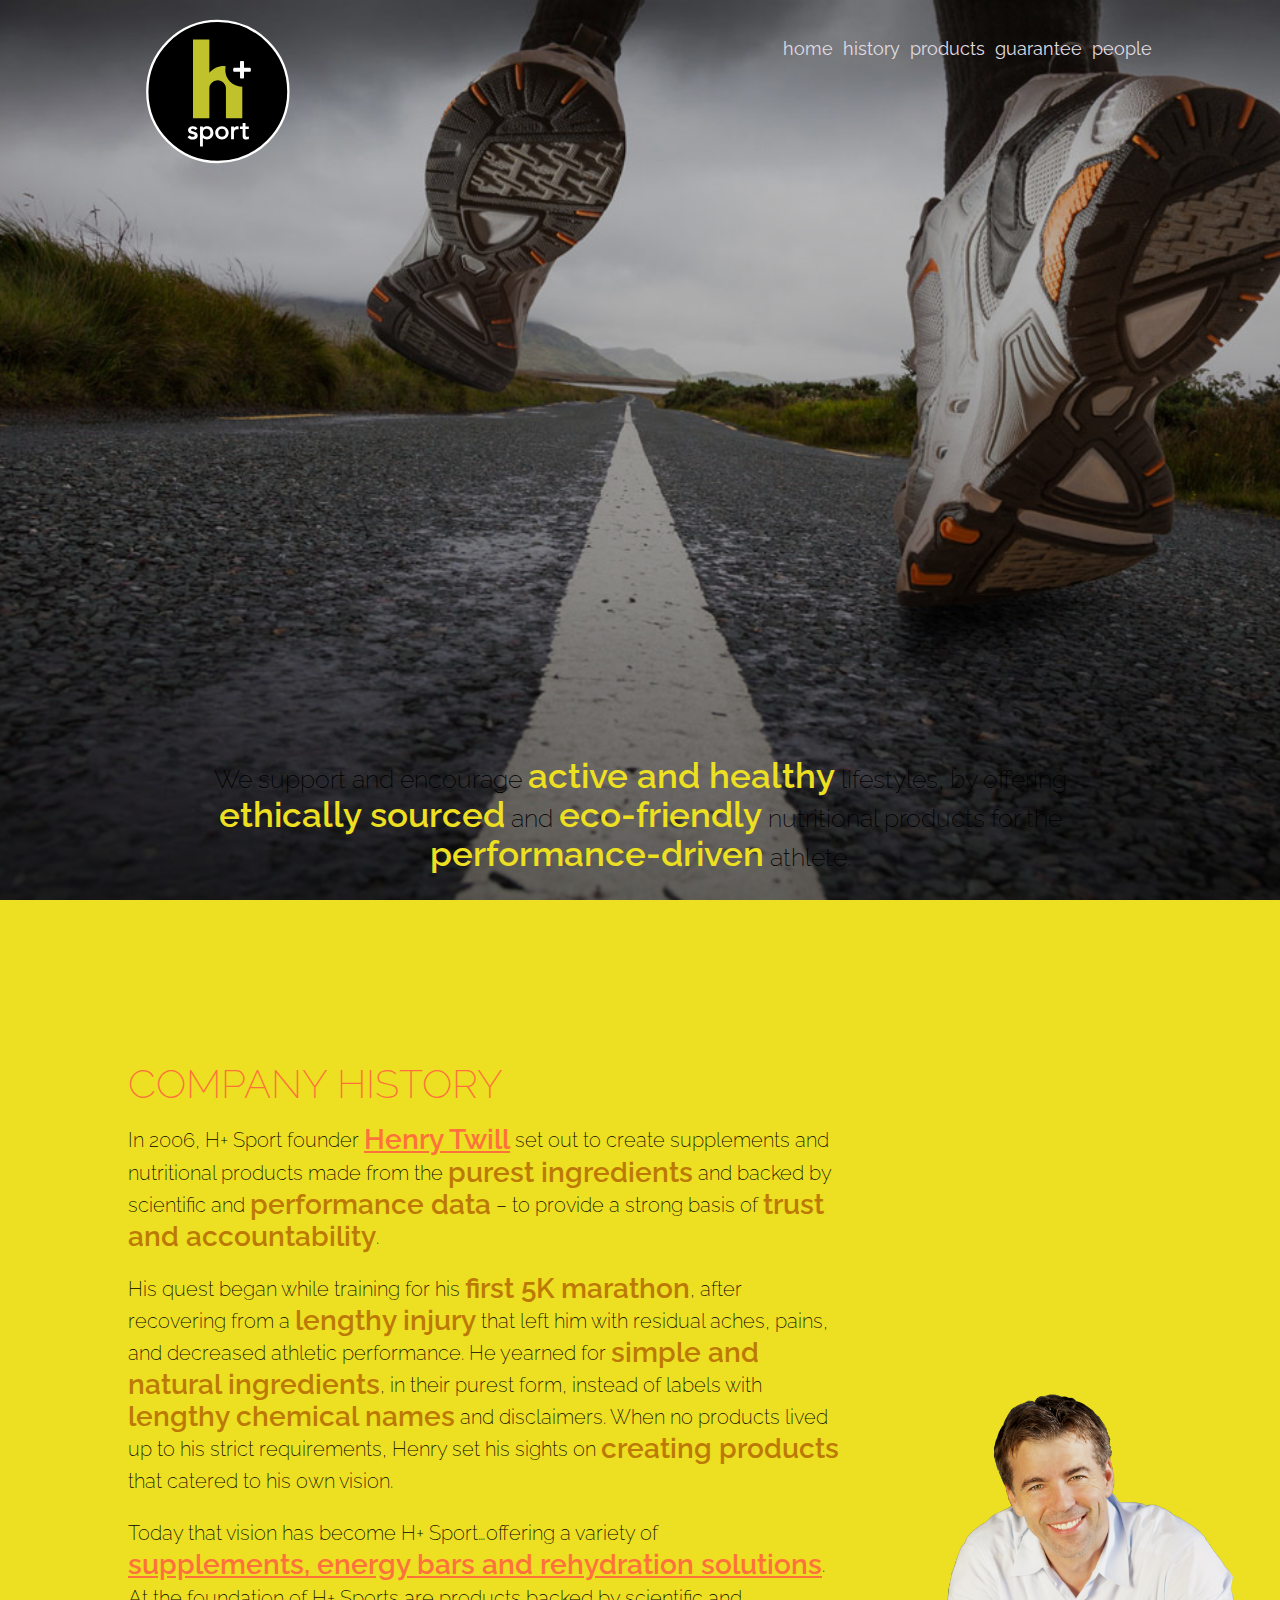
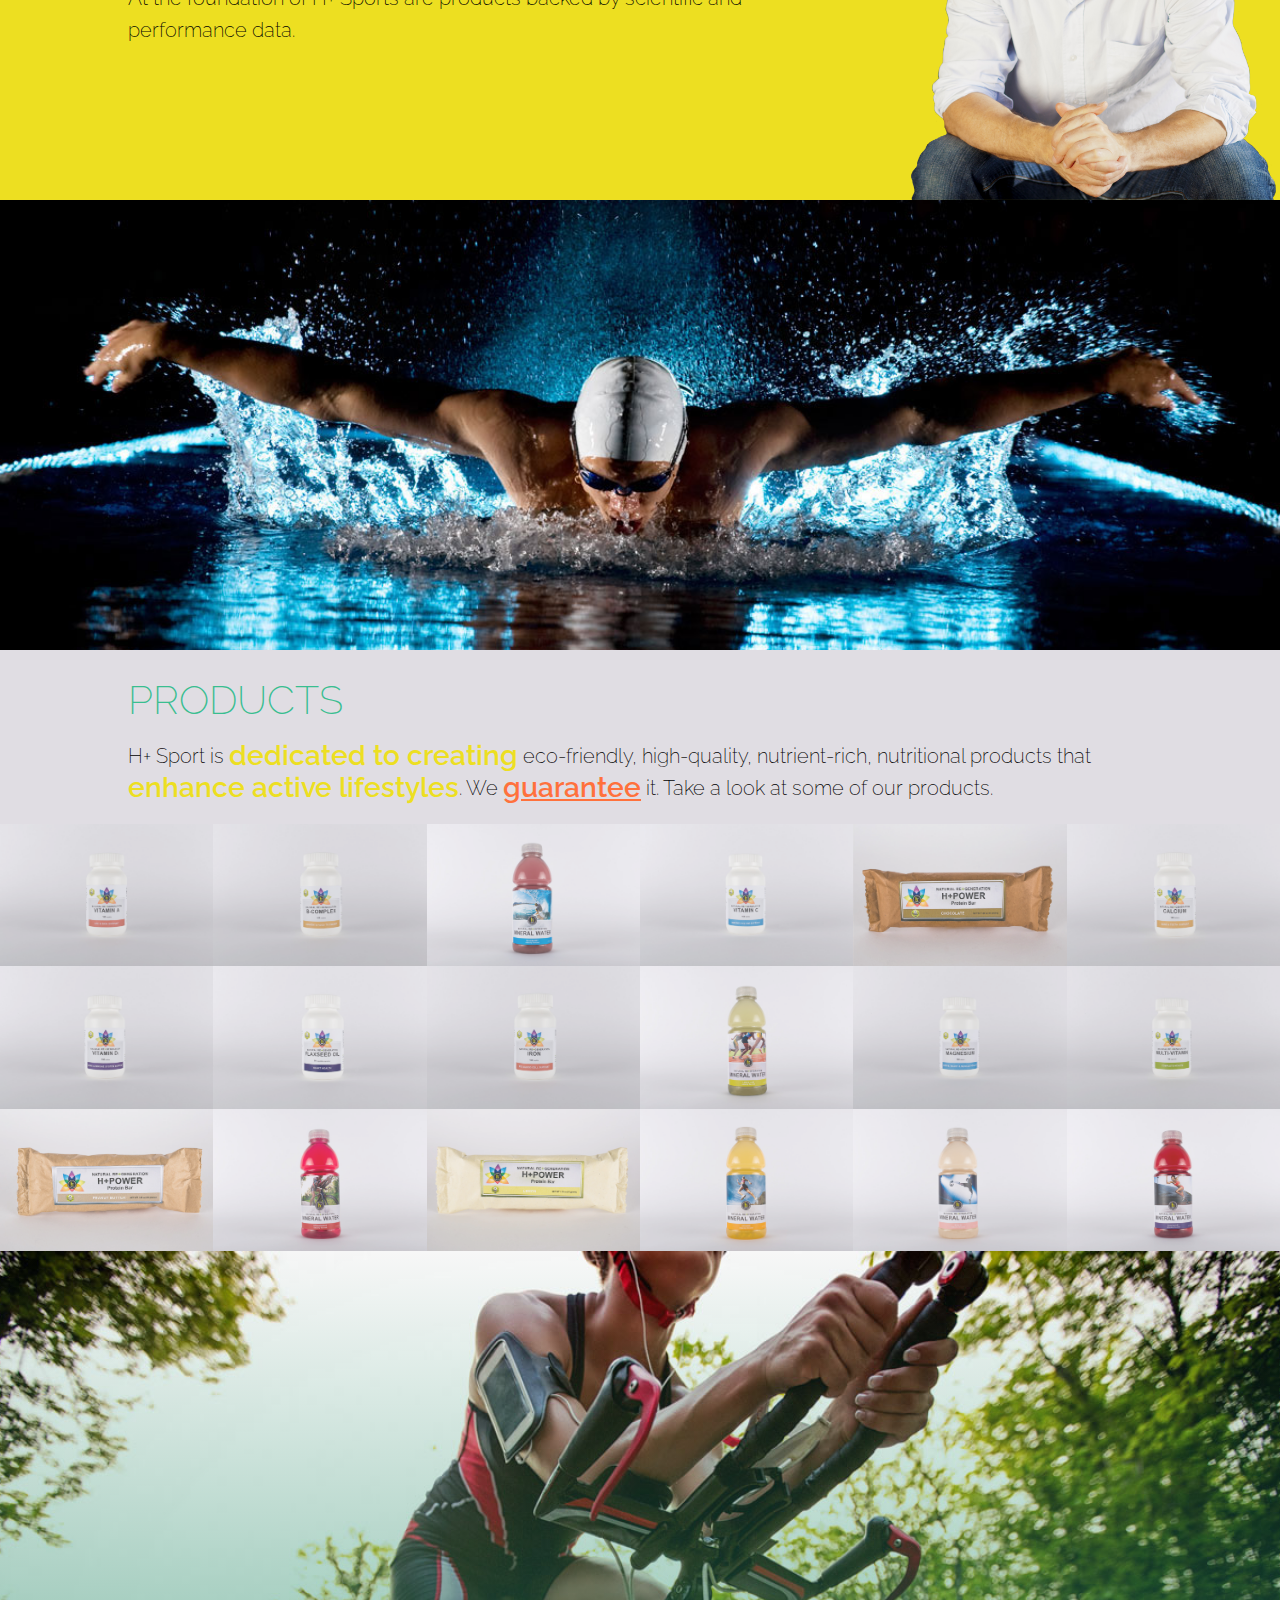
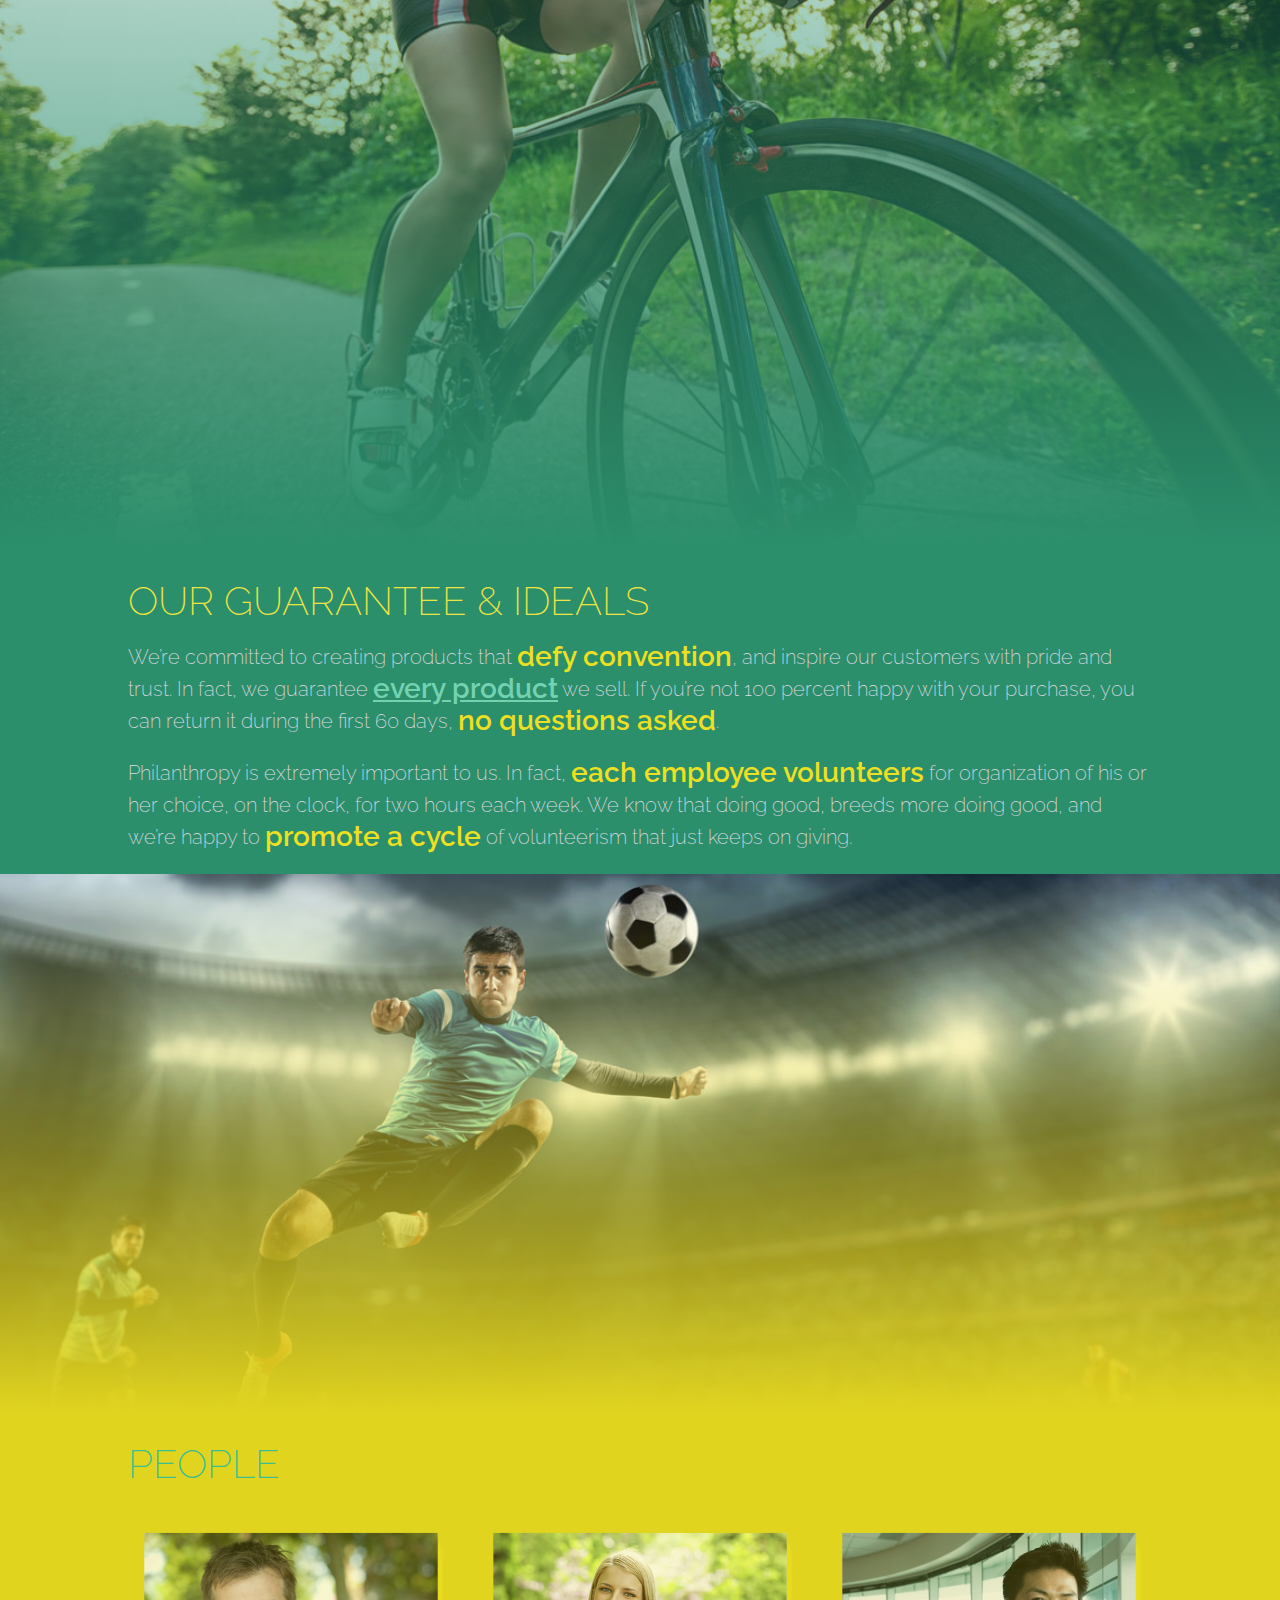
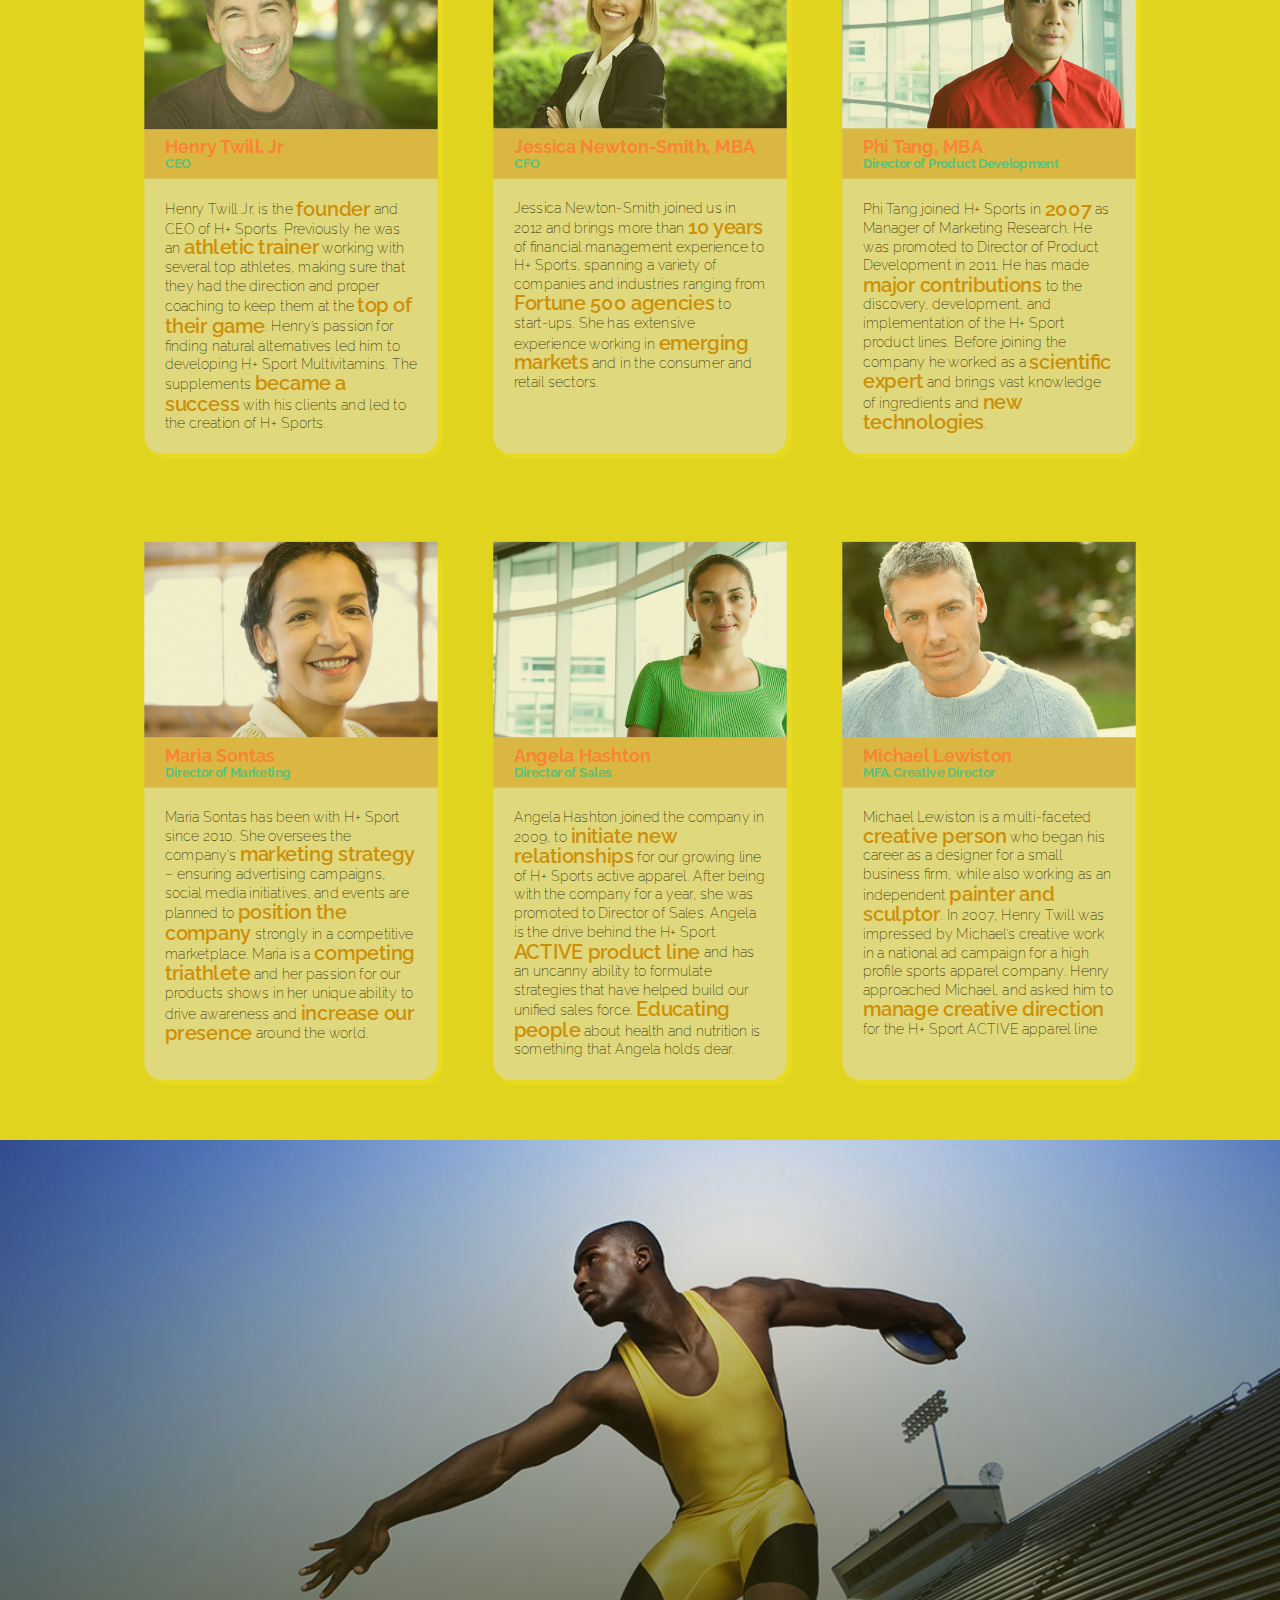
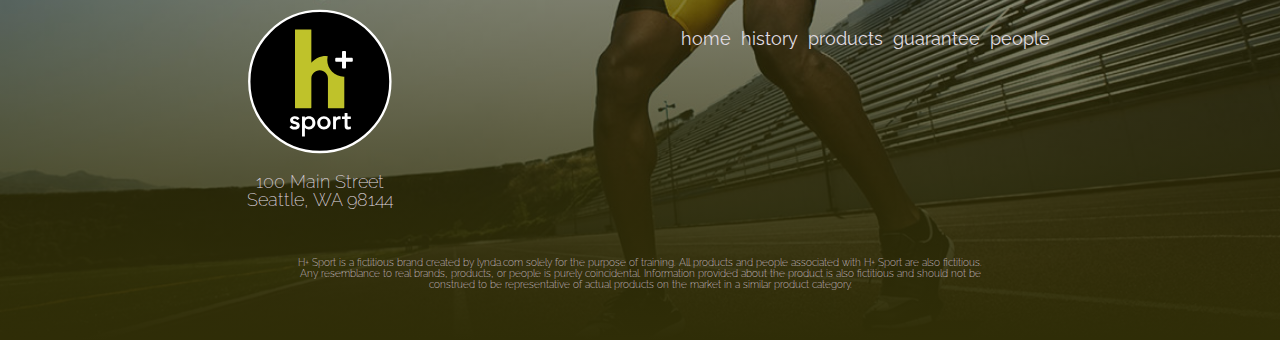
<file: portfolio/index.html>
<!doctype html>
<html lang="en">
<head>
  <meta charset="UTF-8">
  <title>PostCSS Layouts</title>
  <link rel="stylesheet" href="css/style.css">
  <meta name="viewport" content="width=device-width, initial-scale=1.0">
</head>
<body>

<header id="home" class="header">
  <nav class="nav" role="navigation">
    <div class="container nav-elements">
      <div class="branding">
        <a href="#home"><img src="images/hpluslogo.svg" alt="Logo - H Plus Sports"></a>
      </div><!-- branding -->
      <ul class="navbar">
        <li><a href="#home">home</a></li>
        <li><a href="#history">history</a></li>
        <li><a href="#products">products</a></li>
        <li><a href="#guarantee">guarantee</a></li>
        <li><a href="#people">people</a></li>
      </ul><!-- navbar -->
    </div><!-- container nav-elements -->
  </nav>
  <div class="container tagline">
    <h1 class="headline">Our Mission</h1>
    <p>We support and encourage <em>active and healthy</em> lifestyles, by offering <em>ethically sourced</em> and <em>eco-friendly</em> nutritional products for the <em>performance-driven</em> athlete.</p>
  </div><!-- container tagline -->
</header><!-- #home -->

<section id="history" class="section">
  <div class="container">
    <div class="text-content">
      <h2 class="headline">Company History</h2>
      <p>In 2006, H+ Sport founder <a href="#employees-henrytwill">Henry Twill</a> set out to create supplements and nutritional products made from the <em>purest ingredients</em> and backed by scientific and <em>performance data</em> – to provide a strong basis of <em>trust and accountability</em>.</p>
      <p>His quest began while training for his <em>first 5K marathon</em>, after recovering from a <em>lengthy injury</em> that left him with residual aches, pains, and decreased athletic performance. He yearned for <em>simple and natural ingredients</em>, in their purest form, instead of labels with <em>lengthy chemical names</em> and disclaimers. When no products lived up to his strict requirements, Henry set his sights on <em>creating products</em> that catered to his own vision.</p>
      <p>Today that vision has become H+ Sport…offering a variety of <a href="#products">supplements, energy bars and rehydration solutions</a>. At the foundation of H+ Sports are products backed by scientific and performance data.</p>
    </div>
  </div><!-- container text -->
</section><!-- #history -->

<section id="products" class="section">
  <header class="imageheader"></header>
  <div class="container">
    <h2 class="headline">Products</h2>
    <p>H+ Sport is <em>dedicated to creating</em> eco-friendly, high-quality, nutrient-rich, nutritional products that <em>enhance active lifestyles</em>. We <a href="#guarantee">guarantee</a> it. Take a look at some of our products.</p>
  </div><!-- container -->
  <ul class="product-list">
    <li class="product-item">
      <img class="product-image" src="images/products/vitamin-a.jpg" alt="Vitamin A - Product Photo">
      <h2 class="product-name">Vitamin A</h2>
    </li>
    <li class="product-item">
      <img class="product-image" src="images/products/vitamin-bcomplex.jpg" alt="B Complex - Product Photo">
      <h2 class="product-name">Vitamin-B Complex</h2>
    </li>
    <li class="product-item">
      <img class="product-image" src="images/products/mineralwater-blueberry.jpg" alt="Blueberry Mineral Water - Product Photo">
      <h2 class="product-name">Blueberry Mineral Water</h2>
    </li>
    <li class="product-item">
      <img class="product-image" src="images/products/vitamin-c.jpg" alt="Vitamin C - Product Photo">
      <h2 class="product-name">Vitamin C</h2>
    </li>
    <li class="product-item">
      <img class="product-image" src="images/products/proteinbar-chocolate.jpg" alt="Protein Bar Chocolate - Product Photo">
      <h2 class="product-name">Chocolate Protein Bar</h2>
    </li>
    <li class="product-item">
      <img class="product-image" src="images/products/vitamin-calcium.jpg" alt="Vitamin Calcium - Product Photo">
      <h2 class="product-name">Calcium Vitamin</h2>
    </li>
    <li class="product-item">
      <img class="product-image" src="images/products/vitamin-d.jpg" alt="Vitamin D - Product Photo">
      <h2 class="product-name">Vitamin D</h2>
    </li>
    <li class="product-item">
      <img class="product-image" src="images/products/vitamin-flaxseed-oil.jpg" alt="Flaxseed Oil - Product Photo">
      <h2 class="product-name">Flaxseed Oil Vitamin</h2>
    </li>
    <li class="product-item">
      <img class="product-image" src="images/products/vitamin-iron.jpg" alt="Vitamin Iron - Product Photo">
      <h2 class="product-name">Iron Vitamin</h2>
    </li>
    <li class="product-item">
      <img class="product-image" src="images/products/mineralwater-lemonlime.jpg" alt="Mineral Water Lemon Lime - Product Photo">
      <h2 class="product-name">Lemon Lime Mineral Water</h2>
    </li>
    <li class="product-item">
      <img class="product-image" src="images/products/vitamin-magnesium.jpg" alt="Vitamin Magnesium - Product Photo">
      <h2 class="product-name">Magnesium Vitamin</h2>
    </li>
    <li class="product-item">
      <img class="product-image" src="images/products/vitamin-multi.jpg" alt="Vitamin Multivitamin - Product Photo">
      <h2 class="product-name">Multi-vitamin</h2>
    </li>
    <li class="product-item">
      <img class="product-image" src="images/products/proteinbar-peanutbutter.jpg" alt="Vitamin Protein Bar Peanut Butter - Product Photo">
      <h2 class="product-name">Peanut Butter Protein Bar</h2>
    </li>
    <li class="product-item">
      <img class="product-image" src="images/products/mineralwater-strawberry.jpg" alt="Mineral Water Strawberry - Product Photo">
      <h2 class="product-name">Strawberry Mineral Water</h2>
    </li>
    <li class="product-item">
      <img class="product-image" src="images/products/proteinbar-lemon.jpg" alt="Protein Bar Lemon - Product Photo">
      <h2 class="product-name">Lemon Protein Bar</h2>
    </li>
    <li class="product-item">
      <img class="product-image" src="images/products/mineralwater-orange.jpg" alt="Mineral Water Orange - Product Photo">
      <h2 class="product-name">Orange Mineral Water</h2>
    </li>
    <li class="product-item">
      <img class="product-image" src="images/products/mineralwater-peach.jpg" alt="Mineral Water Peach - Product Photo">
      <h2 class="product-name">Peach Mineral Water</h2>
    </li>
    <li class="product-item">
      <img class="product-image" src="images/products/mineralwater-raspberry.jpg" alt="Mineral Water Raspberry - Product Photo">
      <h2 class="product-name">Raspberry Mineral Water</h2>
    </li>
  </ul><!-- product-list -->
</section><!-- #products -->

<section id="guarantee" class="section">
  <header class="imageheader"></header>
  <div class="container">
    <h2 class="headline">Our Guarantee &amp; Ideals</h2>
    <p>We’re committed to creating products that <em>defy convention</em>, and inspire our customers with pride and trust. In fact, we guarantee <a href="#products">every product</a> we sell. If you’re not 100 percent happy with your purchase, you can return it during the first 60 days, <em>no questions asked</em>.</p>
    <p>Philanthropy is extremely important to us. In fact, <em>each employee volunteers</em> for organization of his or her choice, on the clock, for two hours each week. We know that doing good, breeds more doing good, and we’re happy to <em>promote a cycle</em> of volunteerism that just keeps on giving.</p>
  </div>
</section><!-- guarantee -->

<section id="people" class="section">
  <header class="imageheader"></header>
  <div class="container">
    <h2 class="headline">People</h2>
    <div class="people-cards">
      <div class="person-card">
        <img src="images/employees/HenryTwill.jpg" alt="HenryTwill Photo">
        <div class="card-info">
          <h3 class="card-name">Henry Twill, Jr</h3>
          <h4 class="card-title">CEO</h4>
        </div>
        <p class="card-text">Henry Twill Jr. is the <em>founder</em> and CEO of H+ Sports. Previously he was an <em>athletic trainer</em> working with several top athletes, making sure that they had the direction and proper coaching to keep them at the <em>top of their game</em>. Henry’s passion for finding natural alternatives led him to developing H+ Sport Multivitamins. The supplements <em>became a success</em> with his clients and led to the creation of H+ Sports.</p>
      </div><!-- person-card -->

      <div class="person-card">
        <img src="images/employees/JessicaNewton.jpg" alt="JessicaNewton Photo">
        <div class="card-info">
          <h3 class="card-name">Jessica Newton-Smith, MBA</h3>
          <h4 class="card-title">CFO</h4>
        </div>
        <p class="card-text">Jessica Newton-Smith joined us in 2012 and brings more than <em>10 years</em> of financial management experience to H+ Sports, spanning a variety of companies and industries ranging from <em> Fortune 500 agencies</em> to start-ups. She has extensive experience working in <em>emerging markets</em> and in the consumer and retail sectors.</p>
      </div><!-- person-card -->

      <div class="person-card">
        <img src="images/employees/PhiTang.jpg" alt="PhiTang Photo">
        <div class="card-info">
          <h3 class="card-name">Phi Tang, MBA</h3>
          <h4 class="card-title">Director of Product Development</h4>
        </div>
        <p class="card-text">Phi Tang joined H+ Sports in <em>2007</em> as Manager of Marketing Research. He was promoted to Director of Product Development in 2011. He has made <em>major contributions</em> to the discovery, development, and implementation of the H+ Sport product lines. Before joining the company he worked as a <em>scientific expert</em> and brings vast knowledge of ingredients and <em>new technologies</em>.</p>
      </div><!-- person-card -->

      <div class="person-card">
        <img src="images/employees/MariaSontas.jpg" alt="MariaSontas Photo">
        <div class="card-info">
          <h3 class="card-name">Maria Sontas</h3>
          <h4 class="card-title">Director of Marketing</h4>
        </div>
        <p class="card-text">Maria Sontas has been with H+ Sport since 2010. She oversees the company’s <em>marketing strategy</em> – ensuring advertising campaigns, social media initiatives, and events are planned to <em>position the company</em> strongly in a competitive marketplace. Maria is a <em>competing triathlete</em> and her passion for our products shows in her unique ability to drive awareness and <em>increase our presence</em> around the world.</p>
      </div><!-- person-card -->

      <div class="person-card">
        <img src="images/employees/AngelaHaston.jpg" alt="AngelaHaston Photo">
        <div class="card-info">
          <h3 class="card-name">Angela Hashton</h3>
          <h4 class="card-title">Director of Sales</h4>
        </div>
        <p class="card-text">Angela Hashton joined the company in 2009, to <em>initiate new relationships</em> for our growing line of H+ Sports active apparel. After being with the company for a year, she was promoted to Director of Sales. Angela is the drive behind the H+ Sport <em>ACTIVE product line</em> and has an uncanny ability to formulate strategies that have helped build our unified sales force. <em>Educating people</em> about health and nutrition is something that Angela holds dear.</p>
      </div><!-- person-card -->

      <div class="person-card">
        <img src="images/employees/MichaelLewiston.jpg" alt="MichaelLewiston Photo">
        <div class="card-info">
          <h3 class="card-name">Michael Lewiston</h3>
          <h4 class="card-title">MFA, Creative Director</h4>
        </div>
        <p class="card-text">Michael Lewiston is a multi-faceted <em>creative person</em> who began his career as a designer for a small business firm, while also working as an independent <em>painter and sculptor</em>. In 2007, Henry Twill was impressed by Michael’s creative work in a national ad campaign for a high profile sports apparel company. Henry approached Michael, and asked him to <em>manage creative direction</em> for the H+ Sport ACTIVE apparel line.</p>
      </div><!-- person-card -->
  </div><!-- container -->
</section><!-- people -->

<footer class="footer">
  <header class="imageheader"></header>
  <div class="container">
  <nav class="nav" role="navigation">
    <div class="container nav-elements">
      <div class="branding">
        <a href="#home"><img src="images/hpluslogo.svg" alt="Logo - H Plus Sports"></a>
        <p class="address">100 Main Street<br>
        Seattle, WA 98144
      </p>
      </div>
      <ul class="navbar">
        <li><a href="#home">home</a></li>
        <li><a href="#history">history</a></li>
        <li><a href="#products">products</a></li>
        <li><a href="#guarantee">guarantee</a></li>
        <li><a href="#people">people</a></li>
      </ul>
    </div>
  </nav>
  <p class="legal">H+ Sport is a fictitious brand created by lynda.com solely for the purpose of training. All products and people associated with H+ Sport are also fictitious. Any resemblance to real brands, products, or people is purely coincidental. Information provided about the product is also fictitious and should not be construed to be representative of actual products on the market in a similar product category.</p>
</div><!-- container -->
</footer><!-- footer -->

</body>
</html>
</file>
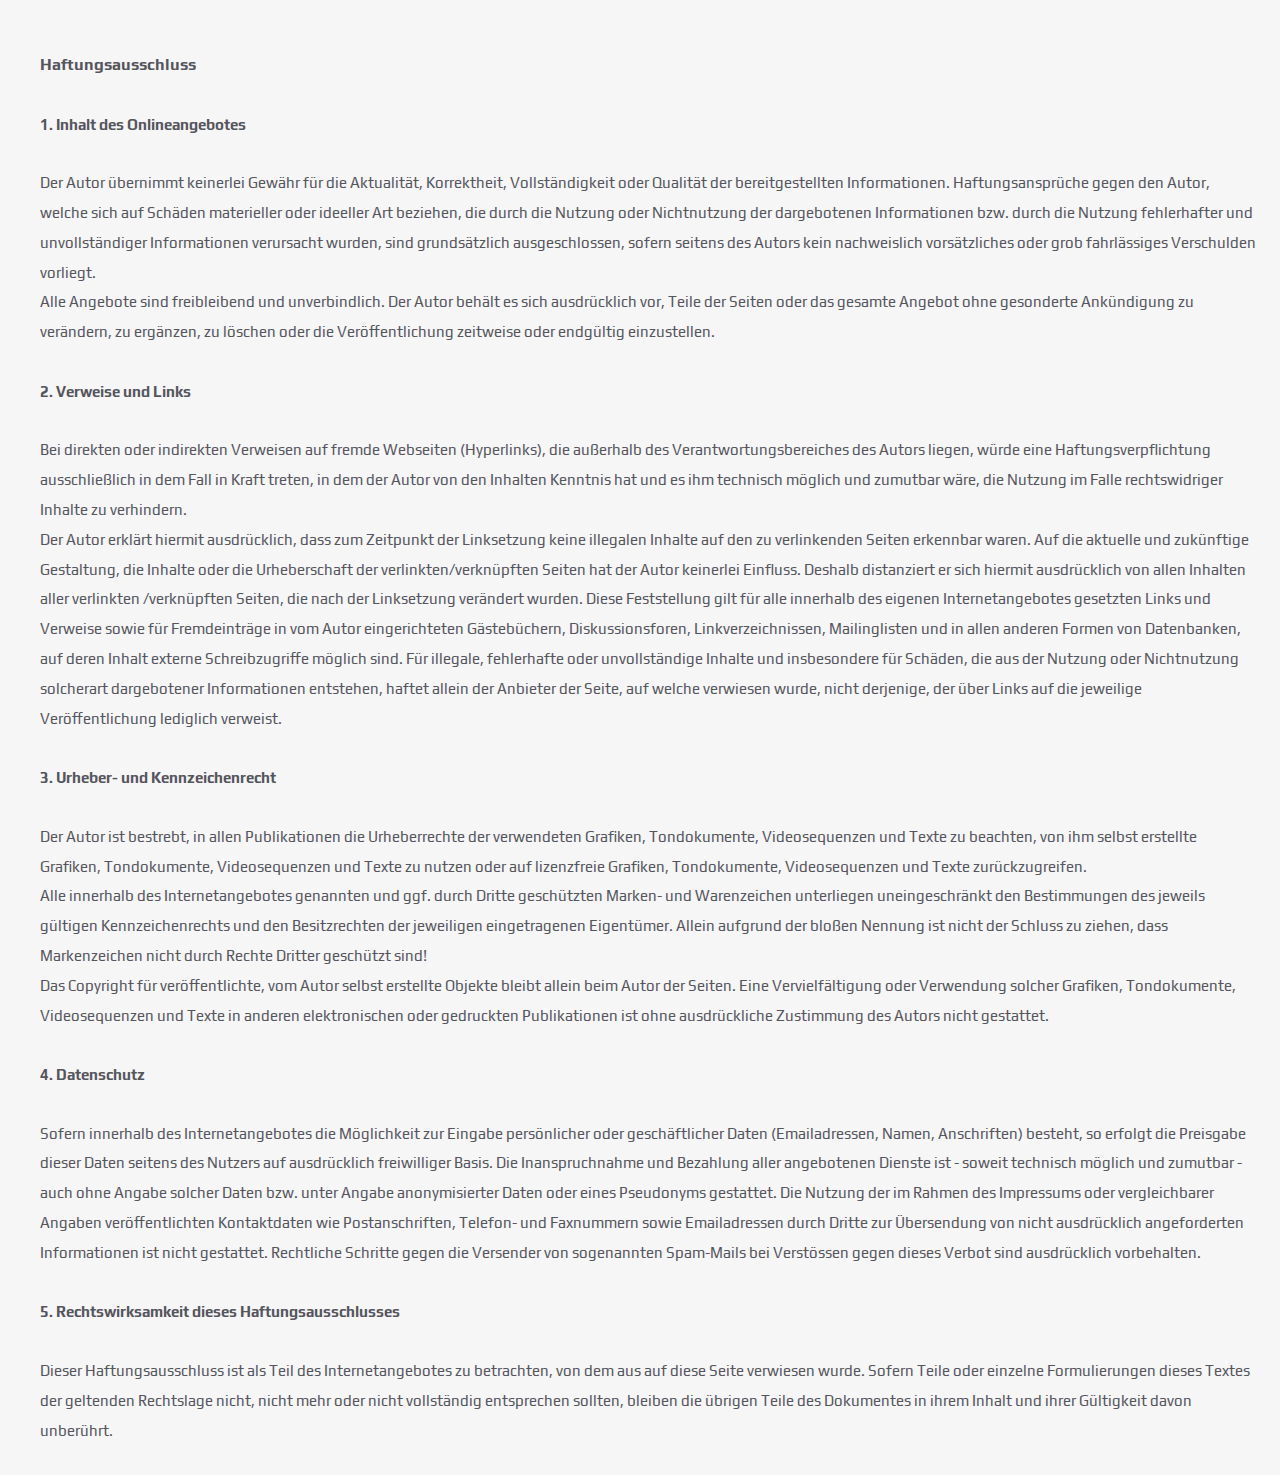
<file: kabbara/disclaimer/index.html>
<!doctype html>
<html lang="de">
<head>
  <meta charset="UTF-8">
  <title>Kabbara</title>
  <link rel="stylesheet" href="../css/style.css">
  <meta name="viewport" content="width=device-width, initial-scale=1.0">
</head>
<body>
<div class="disclaimer">

  <p><span style="margin: 0px; padding: 0px; border: 0px; outline: 0px; vertical-align: baseline; color: rgb(54, 18, 21); font-family: play, sans-serif; font-size: 15px; text-align: justify; font-weight: bold; background: transparent;"><span style="margin: 0px; padding: 0px; border: 0px; outline: 0px; vertical-align: baseline; font-size: 16px; background: transparent;"><span style="margin: 0px; padding: 0px; border: 0px; outline: 0px; vertical-align: baseline; color: rgb(85, 85, 93); background: transparent;">Haftungsausschluss</span></span></span><span style="margin: 0px; padding: 0px; border: 0px; outline: 0px; vertical-align: baseline; color: rgb(54, 18, 21); font-family: play, sans-serif; font-size: 15px; text-align: justify; background: transparent;"><span style="margin: 0px; padding: 0px; border: 0px; outline: 0px; vertical-align: baseline; color: rgb(85, 85, 93); background: transparent;">&nbsp;<br />
  <br />
  <span style="margin: 0px; padding: 0px; border: 0px; outline: 0px; vertical-align: baseline; font-weight: bold; background: transparent;">1. Inhalt des Onlineangebotes&nbsp;</span></span></span></p>
  <p><br />
  <span style="margin: 0px; padding: 0px; border: 0px; outline: 0px; vertical-align: baseline; color: rgb(54, 18, 21); font-family: play, sans-serif; font-size: 15px; text-align: justify; background: transparent;"><span style="margin: 0px; padding: 0px; border: 0px; outline: 0px; vertical-align: baseline; color: rgb(85, 85, 93); background: transparent;">Der Autor &uuml;bernimmt keinerlei Gew&auml;hr f&uuml;r die Aktualit&auml;t, Korrektheit, Vollst&auml;ndigkeit oder Qualit&auml;t der bereitgestellten Informationen. Haftungsanspr&uuml;che gegen den Autor, welche sich auf Sch&auml;den materieller oder ideeller Art beziehen, die durch die Nutzung oder Nichtnutzung der dargebotenen Informationen bzw. durch die Nutzung fehlerhafter und unvollst&auml;ndiger Informationen verursacht wurden, sind grunds&auml;tzlich ausgeschlossen, sofern seitens des Autors kein nachweislich vors&auml;tzliches oder grob fahrl&auml;ssiges Verschulden vorliegt.&nbsp;<br />
  Alle Angebote sind freibleibend und unverbindlich. Der Autor beh&auml;lt es sich ausdr&uuml;cklich vor, Teile der Seiten oder das gesamte Angebot ohne gesonderte Ank&uuml;ndigung zu ver&auml;ndern, zu erg&auml;nzen, zu l&ouml;schen oder die Ver&ouml;ffentlichung zeitweise oder endg&uuml;ltig einzustellen.&nbsp;<br />
  <br />
  <span style="margin: 0px; padding: 0px; border: 0px; outline: 0px; vertical-align: baseline; font-weight: bold; background: transparent;">2. Verweise und Links&nbsp;</span></span></span></p>
  <p><br />
  <span style="margin: 0px; padding: 0px; border: 0px; outline: 0px; vertical-align: baseline; color: rgb(54, 18, 21); font-family: play, sans-serif; font-size: 15px; text-align: justify; background: transparent;"><span style="margin: 0px; padding: 0px; border: 0px; outline: 0px; vertical-align: baseline; color: rgb(85, 85, 93); background: transparent;">Bei direkten oder indirekten Verweisen auf fremde Webseiten (Hyperlinks), die au&szlig;erhalb des Verantwortungsbereiches des Autors liegen, w&uuml;rde eine Haftungsverpflichtung ausschlie&szlig;lich in dem Fall in Kraft treten, in dem der Autor von den Inhalten Kenntnis hat und es ihm technisch m&ouml;glich und zumutbar w&auml;re, die Nutzung im Falle rechtswidriger Inhalte zu verhindern.&nbsp;<br />
  Der Autor erkl&auml;rt hiermit ausdr&uuml;cklich, dass zum Zeitpunkt der Linksetzung keine illegalen Inhalte auf den zu verlinkenden Seiten erkennbar waren. Auf die aktuelle und zuk&uuml;nftige Gestaltung, die Inhalte oder die Urheberschaft der verlinkten/verkn&uuml;pften Seiten hat der Autor keinerlei Einfluss. Deshalb distanziert er sich hiermit ausdr&uuml;cklich von allen Inhalten aller verlinkten /verkn&uuml;pften Seiten, die nach der Linksetzung ver&auml;ndert wurden. Diese Feststellung gilt f&uuml;r alle innerhalb des eigenen Internetangebotes gesetzten Links und Verweise sowie f&uuml;r Fremdeintr&auml;ge in vom Autor eingerichteten G&auml;steb&uuml;chern, Diskussionsforen, Linkverzeichnissen, Mailinglisten und in allen anderen Formen von Datenbanken, auf deren Inhalt externe Schreibzugriffe m&ouml;glich sind. F&uuml;r illegale, fehlerhafte oder unvollst&auml;ndige Inhalte und insbesondere f&uuml;r Sch&auml;den, die aus der Nutzung oder Nichtnutzung solcherart dargebotener Informationen entstehen, haftet allein der Anbieter der Seite, auf welche verwiesen wurde, nicht derjenige, der &uuml;ber Links auf die jeweilige Ver&ouml;ffentlichung lediglich verweist.&nbsp;<br />
  <br />
  <span style="margin: 0px; padding: 0px; border: 0px; outline: 0px; vertical-align: baseline; font-weight: bold; background: transparent;">3. Urheber- und Kennzeichenrecht&nbsp;</span></span></span></p>
  <p><br />
  <span style="margin: 0px; padding: 0px; border: 0px; outline: 0px; vertical-align: baseline; color: rgb(54, 18, 21); font-family: play, sans-serif; font-size: 15px; text-align: justify; background: transparent;"><span style="margin: 0px; padding: 0px; border: 0px; outline: 0px; vertical-align: baseline; color: rgb(85, 85, 93); background: transparent;">Der Autor ist bestrebt, in allen Publikationen die Urheberrechte der verwendeten Grafiken, Tondokumente, Videosequenzen und Texte zu beachten, von ihm selbst erstellte Grafiken, Tondokumente, Videosequenzen und Texte zu nutzen oder auf lizenzfreie Grafiken, Tondokumente, Videosequenzen und Texte zur&uuml;ckzugreifen.&nbsp;<br />
  Alle innerhalb des Internetangebotes genannten und ggf. durch Dritte gesch&uuml;tzten Marken- und Warenzeichen unterliegen uneingeschr&auml;nkt den Bestimmungen des jeweils g&uuml;ltigen Kennzeichenrechts und den Besitzrechten der jeweiligen eingetragenen Eigent&uuml;mer. Allein aufgrund der blo&szlig;en Nennung ist nicht der Schluss zu ziehen, dass Markenzeichen nicht durch Rechte Dritter gesch&uuml;tzt sind!&nbsp;<br />
  Das Copyright f&uuml;r ver&ouml;ffentlichte, vom Autor selbst erstellte Objekte bleibt allein beim Autor der Seiten. Eine Vervielf&auml;ltigung oder Verwendung solcher Grafiken, Tondokumente, Videosequenzen und Texte in anderen elektronischen oder gedruckten Publikationen ist ohne ausdr&uuml;ckliche Zustimmung des Autors nicht gestattet.&nbsp;<br />
  <br />
  <span style="margin: 0px; padding: 0px; border: 0px; outline: 0px; vertical-align: baseline; font-weight: bold; background: transparent;">4. Datenschutz&nbsp;</span></span></span></p>
  <p><br />
  <span style="margin: 0px; padding: 0px; border: 0px; outline: 0px; vertical-align: baseline; color: rgb(54, 18, 21); font-family: play, sans-serif; font-size: 15px; text-align: justify; background: transparent;"><span style="margin: 0px; padding: 0px; border: 0px; outline: 0px; vertical-align: baseline; color: rgb(85, 85, 93); background: transparent;">Sofern innerhalb des Internetangebotes die M&ouml;glichkeit zur Eingabe pers&ouml;nlicher oder gesch&auml;ftlicher Daten (Emailadressen, Namen, Anschriften) besteht, so erfolgt die Preisgabe dieser Daten seitens des Nutzers auf ausdr&uuml;cklich freiwilliger Basis. Die Inanspruchnahme und Bezahlung aller angebotenen Dienste ist - soweit technisch m&ouml;glich und zumutbar - auch ohne Angabe solcher Daten bzw. unter Angabe anonymisierter Daten oder eines Pseudonyms gestattet. Die Nutzung der im Rahmen des Impressums oder vergleichbarer Angaben ver&ouml;ffentlichten Kontaktdaten wie Postanschriften, Telefon- und Faxnummern sowie Emailadressen durch Dritte zur &Uuml;bersendung von nicht ausdr&uuml;cklich angeforderten Informationen ist nicht gestattet. Rechtliche Schritte gegen die Versender von sogenannten Spam-Mails bei Verst&ouml;ssen gegen dieses Verbot sind ausdr&uuml;cklich vorbehalten.&nbsp;<br />
  <br />
  <span style="margin: 0px; padding: 0px; border: 0px; outline: 0px; vertical-align: baseline; font-weight: bold; background: transparent;">5. Rechtswirksamkeit dieses Haftungsausschlusses&nbsp;</span></span></span></p>
  <p><br />
  <span style="margin: 0px; padding: 0px; border: 0px; outline: 0px; vertical-align: baseline; color: rgb(54, 18, 21); font-family: play, sans-serif; font-size: 15px; text-align: justify; background: transparent;"><span style="margin: 0px; padding: 0px; border: 0px; outline: 0px; vertical-align: baseline; color: rgb(85, 85, 93); background: transparent;">Dieser Haftungsausschluss ist als Teil des Internetangebotes zu betrachten, von dem aus auf diese Seite verwiesen wurde. Sofern Teile oder einzelne Formulierungen dieses Textes der geltenden Rechtslage nicht, nicht mehr oder nicht vollst&auml;ndig entsprechen sollten, bleiben die &uuml;brigen Teile des Dokumentes in ihrem Inhalt und ihrer G&uuml;ltigkeit davon unber&uuml;hrt.</span>&nbsp;</span></p>
</div>
</body>
</html>
</file>
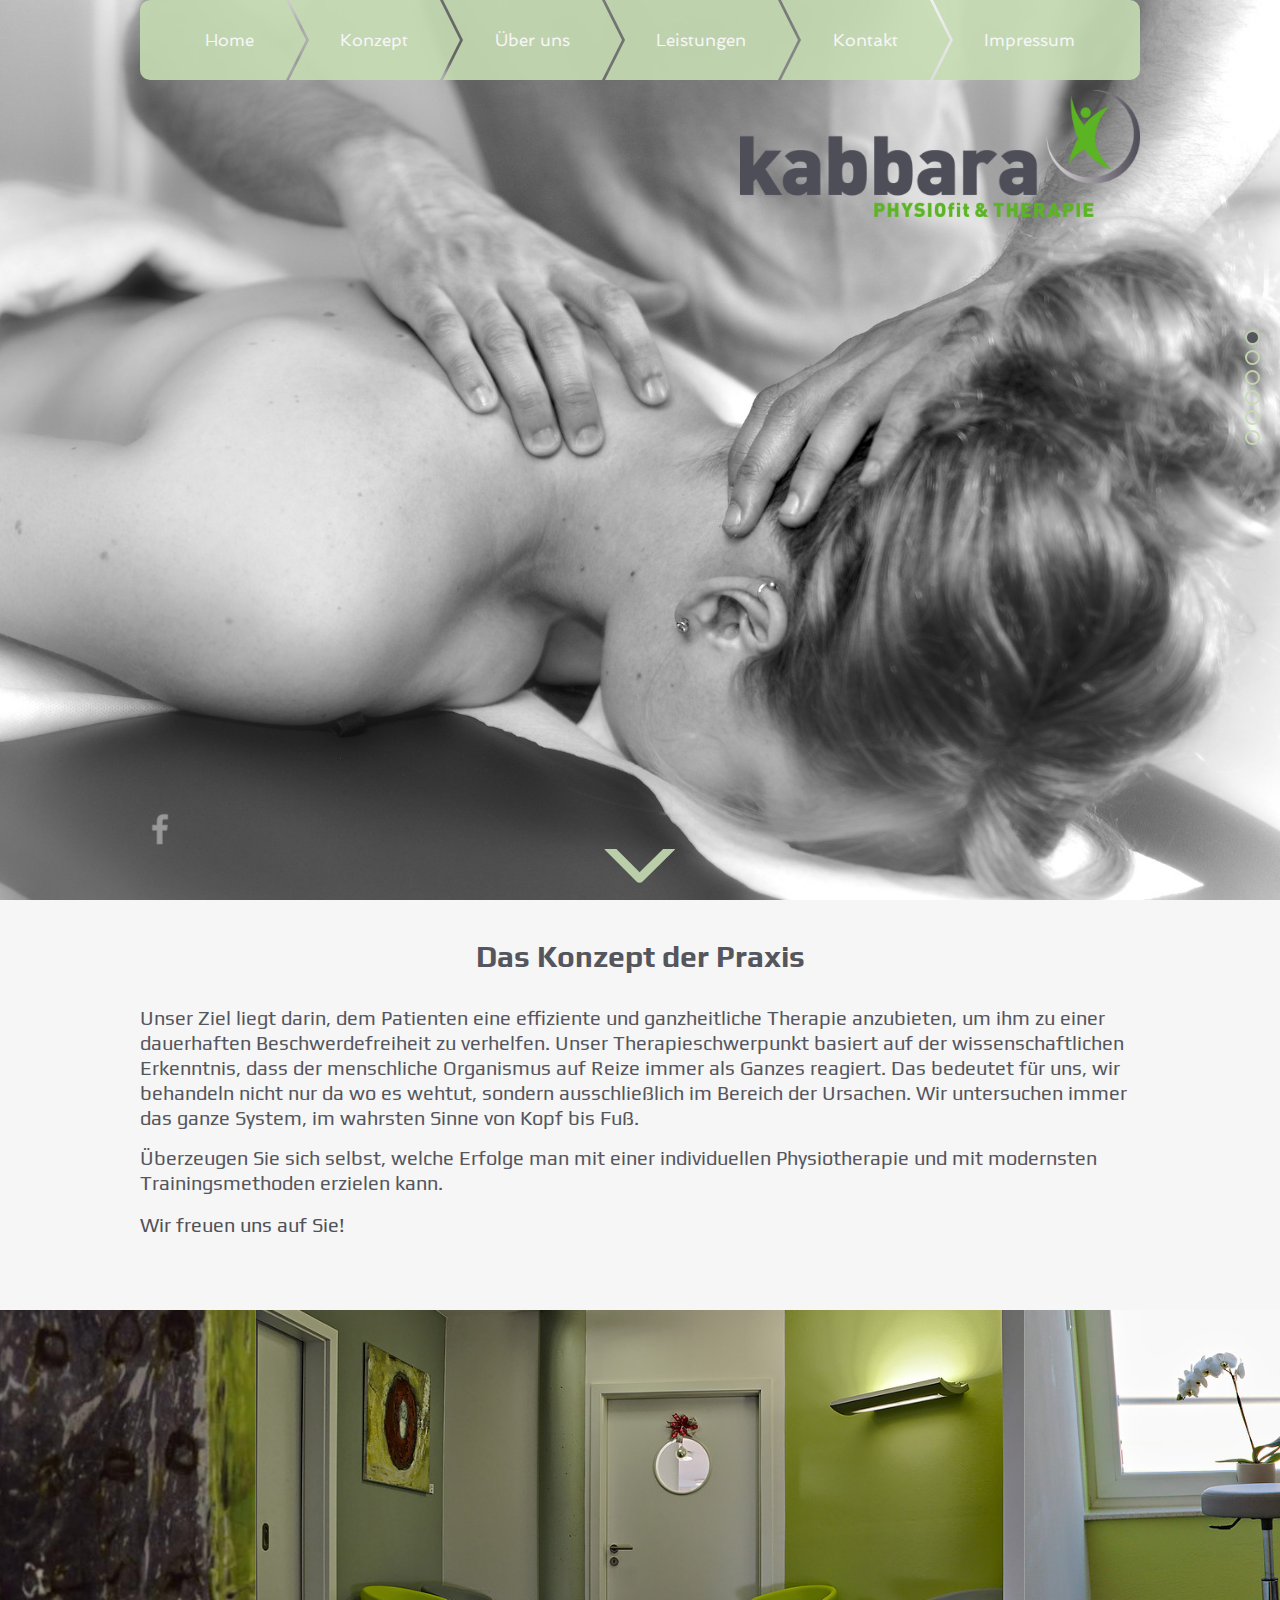
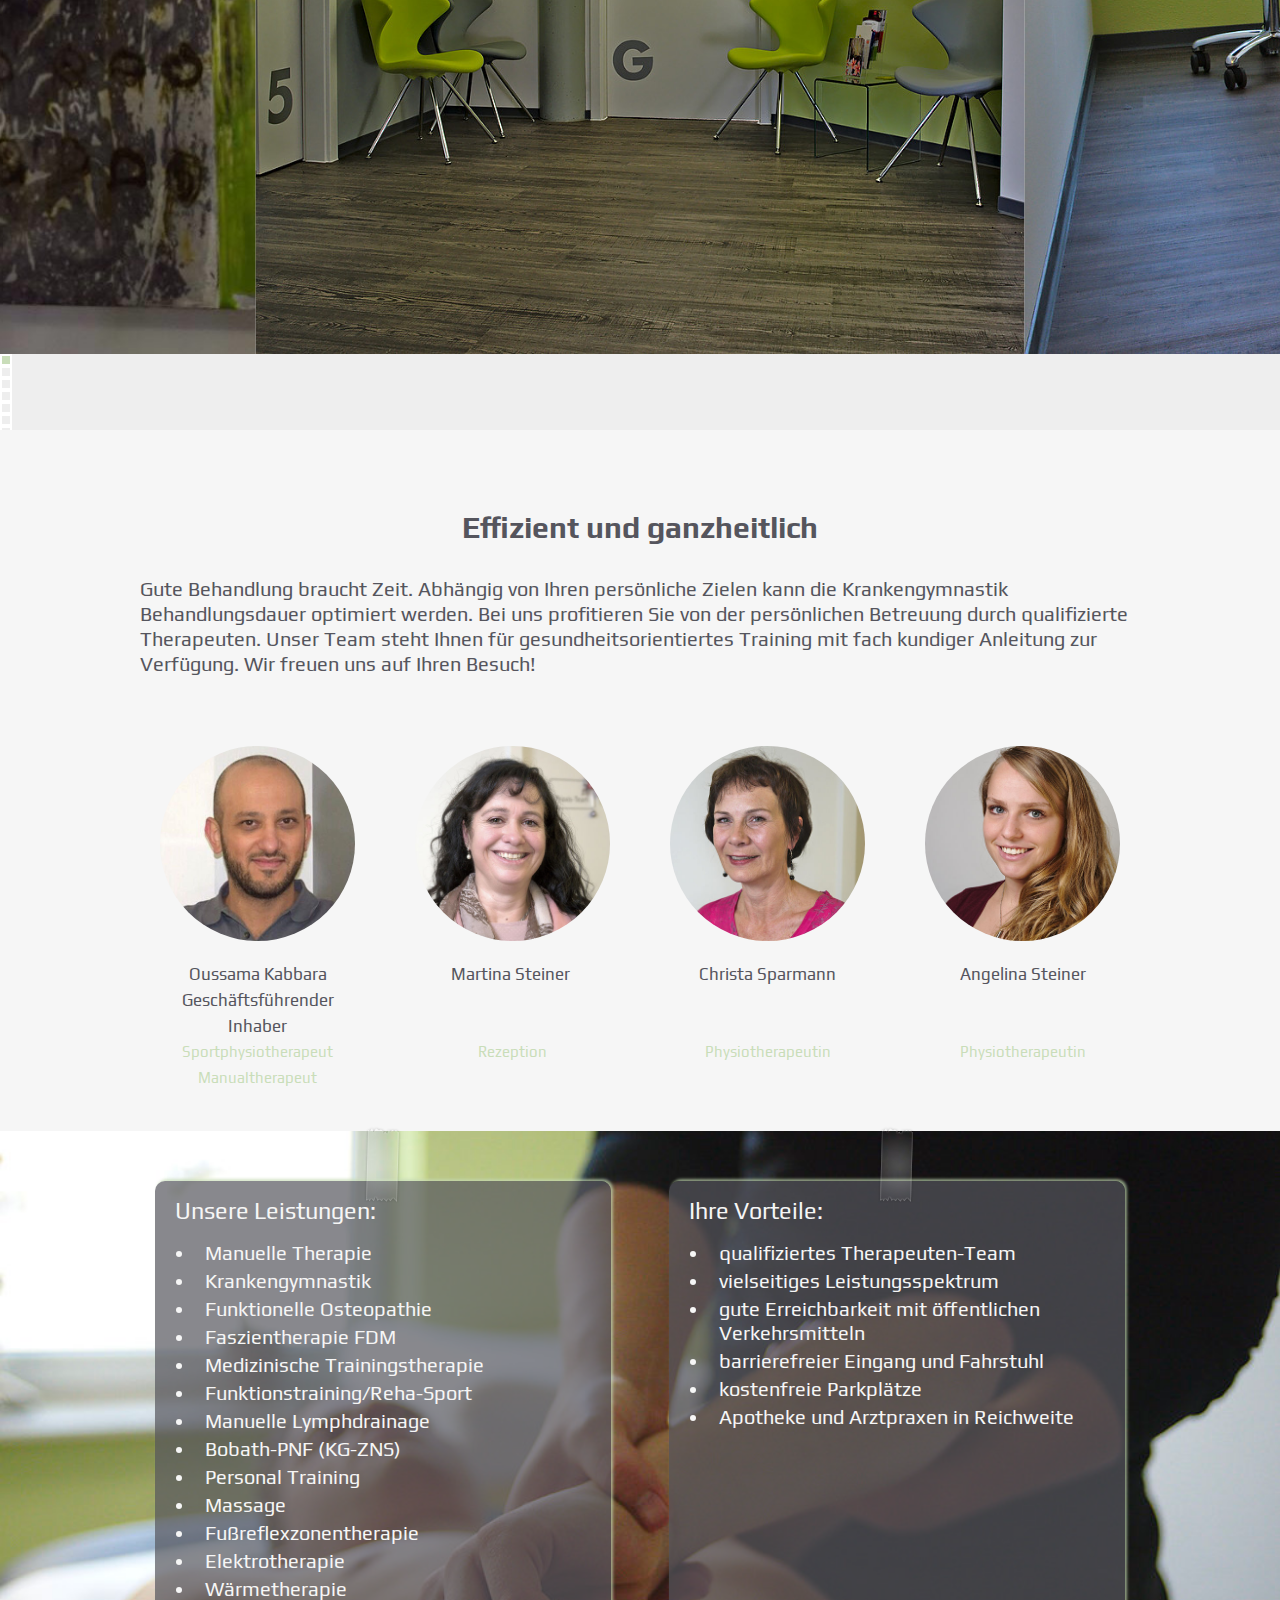
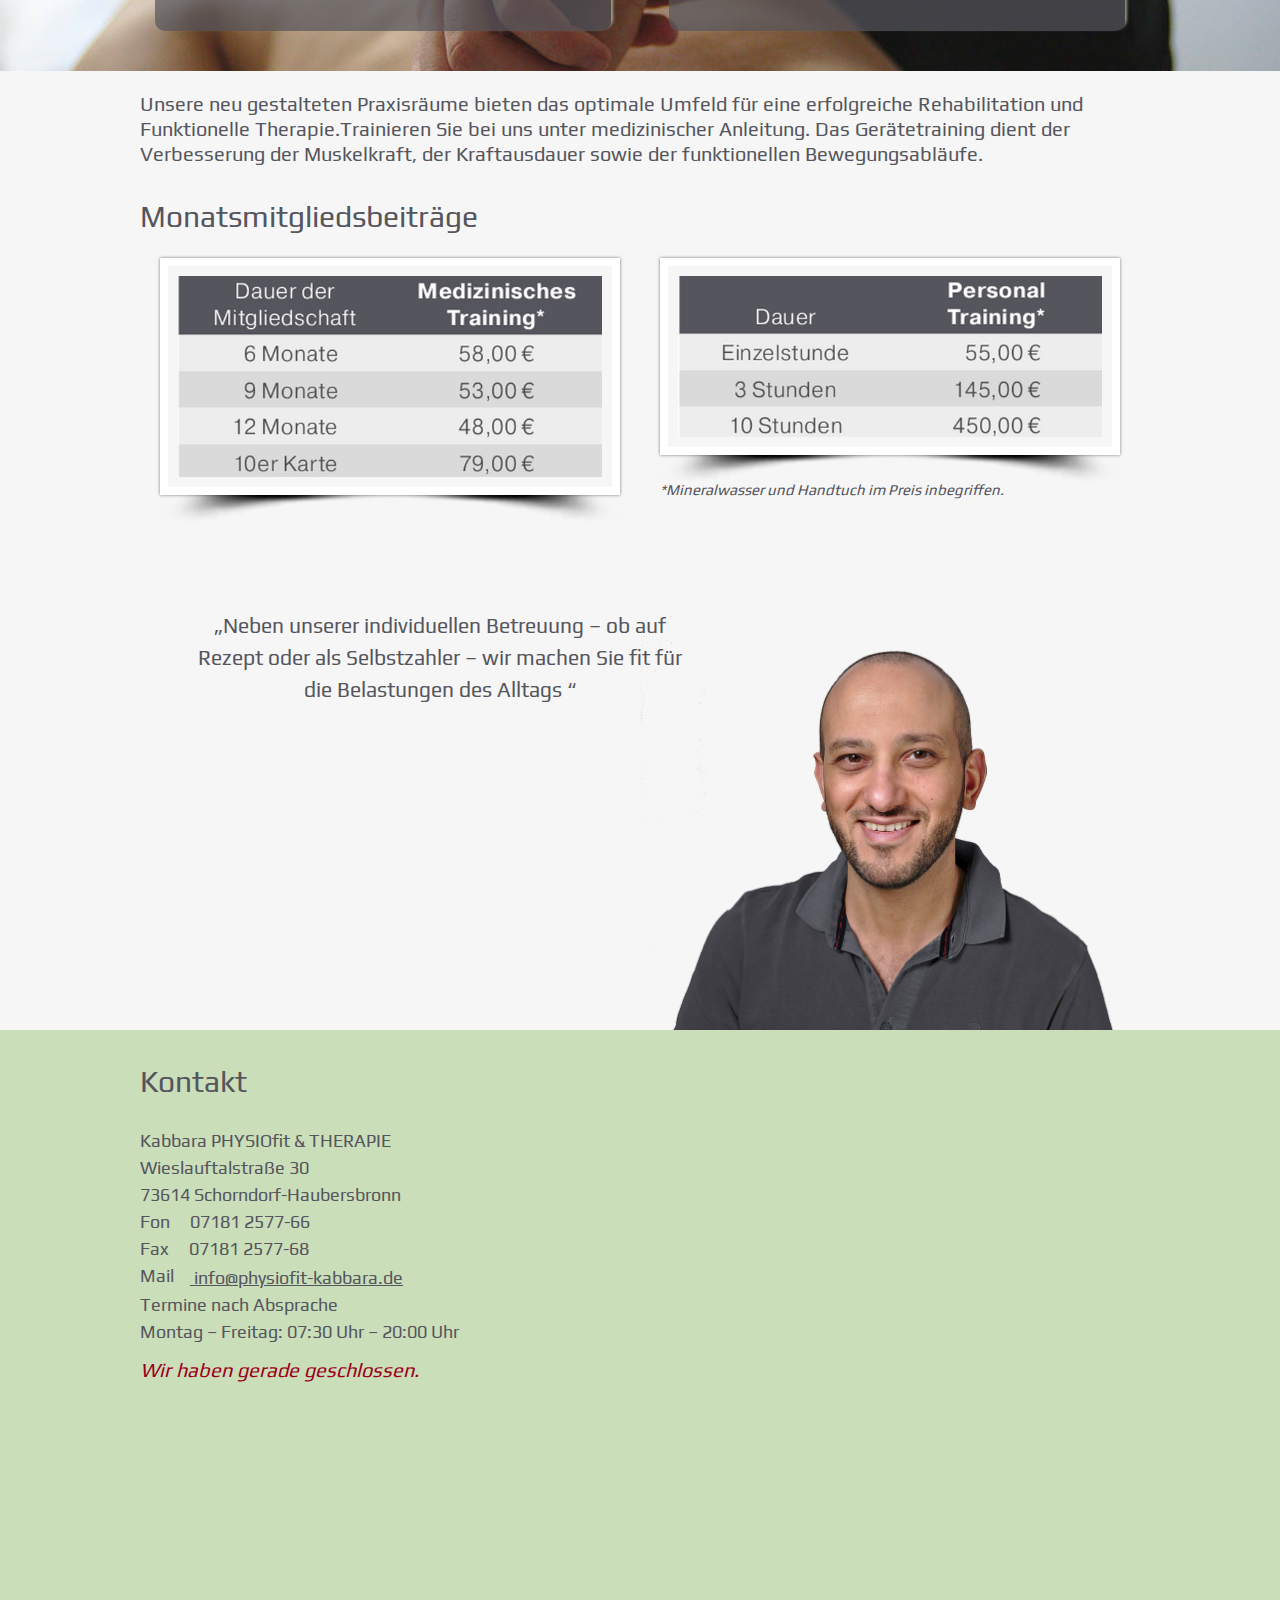
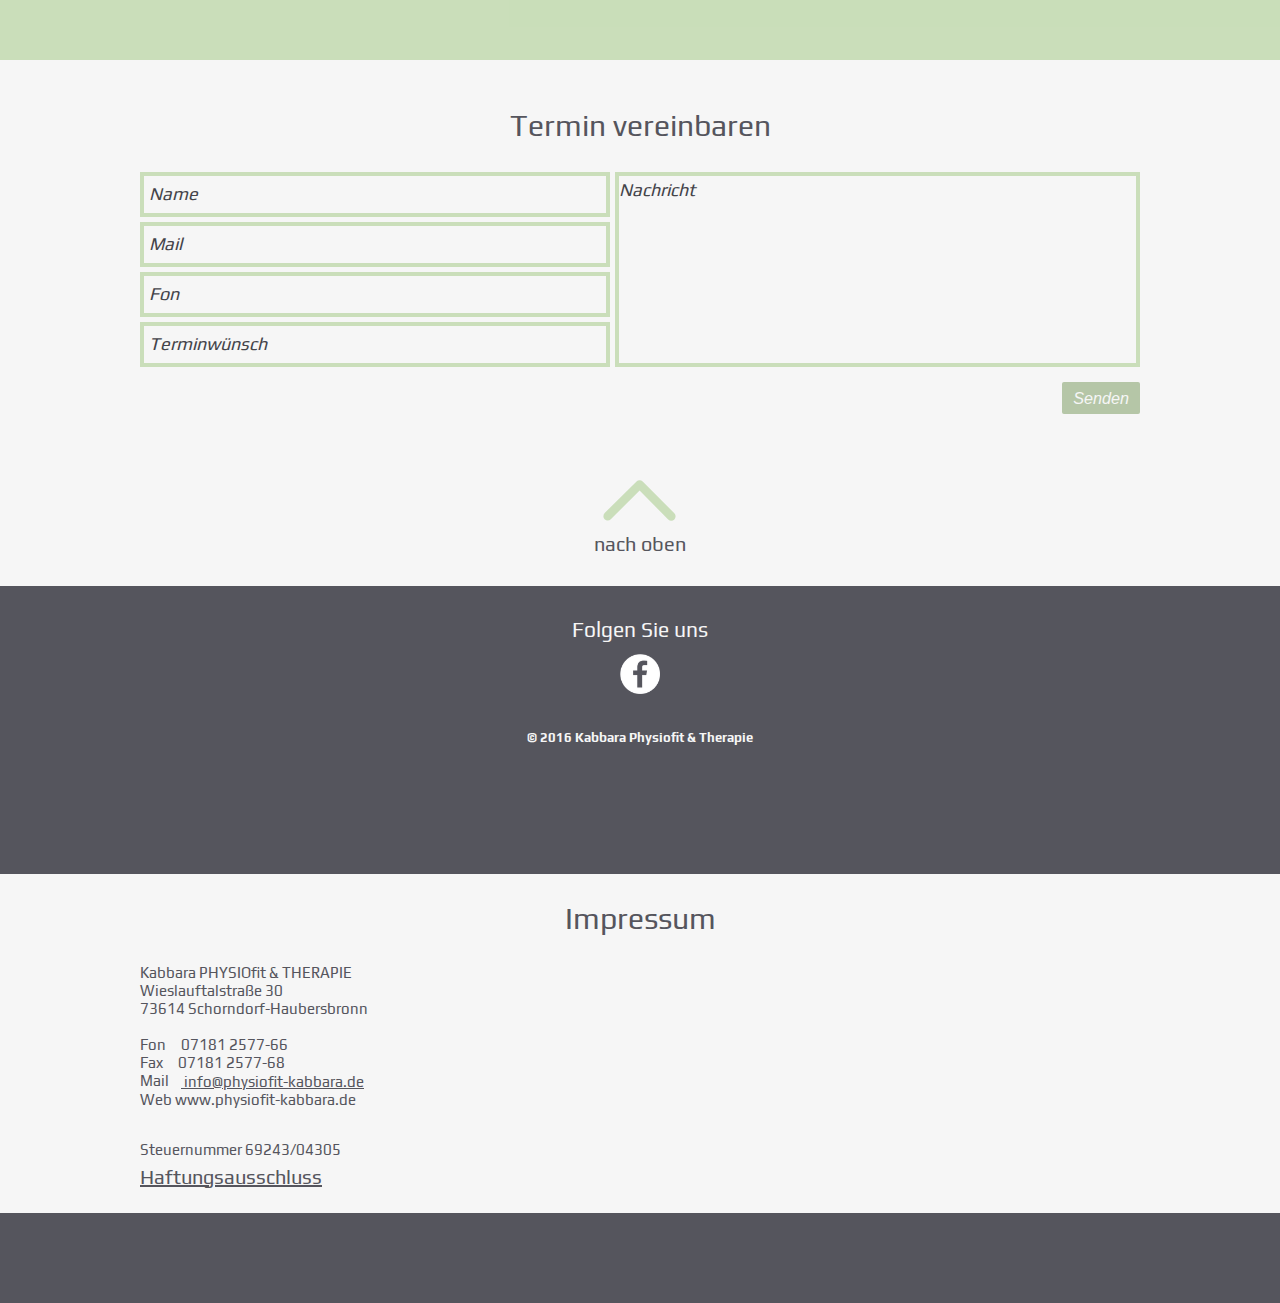
<file: Old/kabbara/index.html>
<!doctype html>
<html lang="de">
<head>
  <meta charset="UTF-8">
  <title>Kabbara</title>
  <link rel="stylesheet" href="css/style.css">
  <link rel="stylesheet" href="css/ladda.min.css">
  <link rel="stylesheet" href="https://npmcdn.com/flickity@1.1.2/dist/flickity.css">
  <meta name="viewport" content="width=device-width, initial-scale=1.0">
  <meta name="name" content="Oussama Kabbara">
  <meta name="description" content="Manuelle Therapie, funktionelle Osteopathie, Massage, Medizinische Trainingstherapie (MTT)">
  <meta name="keywords" content="Physiotherapie Schorndorf, Krankengymnastik Haubersbronn, Manuelle Therapie, Ödembehandlung, Lymphdrainage, funktionelle Osteopathie, Massage, Schmerztherapie Schorndorf, Schlingentisch, Rehasport, Medizinische Trainingstherapie( MTT ), Prävention">
</head>
<body>

    <header id="home" class="header">
      <nav class="nav" role="navigation">
        <div class="container nav-elements">
          <div class="navmenu">
            <div class="mobile-menu">≡</div>
            <ul class="navbar breadcrumb">
              <li><a data-scroll href="#home">Home</a>
              <li><a data-scroll href="#concept">Konzept</a>
              <li><a data-scroll href="#team">Über uns</a>
              <li class="has-children"><a data-scroll href="#montlyprices">Leistungen</a>
                <ul class="sub-menu">
                  <li><a href="therapien/">Therapien</a></li>
              </ul>
              <li class="mobile-cls"><a href="therapien/">Therapien</a></li>
              <li><a data-scroll href="#contact">Kontakt</a>
              <li><a data-scroll href="#footer">Impressum</a>
            </ul><!-- navbar-->
          </div> <!-- navmenu -->
          <div class="branding">
            <a href="#home"><img src="images/logos/logo.png" alt="Logo - H Plus Sports"></a>
          </div><!-- branding -->
        </div><!-- container nav-elements -->
      </nav>
      <div class="container logos">
        <ul class='logos-list'>
          <li class="logo-item">
            <a href="https://www.facebook.com/Physiofit-Therapie-Kabbara-1561166117530489/"><img src="images/logos/facebookLogo.png" alt="facebook"></a>
          </li>
        </ul>
        <div class="godown">
            <a data-scroll href="#concept"><svg version="1.1" xmlns="http://www.w3.org/2000/svg" data-original-aspect-ratio="1.7660355853769163" style="width: 73px; height: 42px;"><g transform="translate(-2.885586977005005,-25.00788116455078)"><path d="M67.2873 19.76899l-28.809867 28.612798L9.864248 19.571921c-1.653297 -1.664481,-4.46047 -1.674122,-6.124951 -0.020825S2.065175 24.01118,3.718086 25.676046l31.664861 31.883141c1.653297 1.664481,4.46047 1.674122,6.124951 0.021211l31.883141 -31.664861c1.664481 -1.653297,1.674122 -4.46047,0.021211 -6.124951S69.079432 18.116079,67.2873 19.76899z"></path></g></svg></a>
        </div>
      </div><!-- container logos -->

    </header><!-- #home -->
    <section>
      <ul id="circles">
        <a data-scroll href="#home"><li id="circle1" class="active"></li></a>
        <a data-scroll href="#concept"><li id="circle2"></li></a>
        <a data-scroll href="#team"><li id="circle3"></li></a>
        <a data-scroll href="#montlyprices"><li id="circle4"></li></a>
        <a data-scroll href="#contact"><li id="circle5"></li></a>
        <a data-scroll href="#footer"><li id="circle6"></li></a>
      </ul><!-- navbar-->
    </section>

    <div id="topButton">
      <a data-scroll href="#home"></a>
    </div>

    <section id="concept" class="section">
      <div class="container">
        <div class="text-content">
          <h2 class="headline">Das Konzept der Praxis</h2>
          <p>Unser Ziel liegt darin, dem Patienten eine effiziente und ganzheitliche Therapie anzu­bieten, um ihm zu einer dauerhaften Beschwerdefreiheit zu verhelfen. Unser Therapieschwerpunkt basiert auf der wissenschaftlichen Erkenntnis, dass der menschliche Organismus auf Reize immer als Ganzes reagiert. Das bedeutet für uns, wir behandeln nicht nur da wo es wehtut, sondern ausschließlich im Bereich der Ursachen. Wir untersuchen immer das ganze System, im wahrsten Sinne von Kopf bis Fuß.</p>
          <p>Überzeugen Sie sich selbst, welche Erfolge man mit einer individuellen Physiotherapie und mit modernsten Trainingsmethoden erzielen kann.</p>
          <p><em>Wir freuen uns auf Sie!</em></p>
        </div> <!-- text-content -->
      </div><!-- container text -->
    </section><!-- #history -->

    <section id="gallery" class="section">
      <div class="main-gallery">
        <img src="images/gallery/gallery1.jpg" alt="" />
        <img src="images/gallery/gallery2.jpg" alt="" />
        <img src="images/gallery/gallery3.jpg" alt="" />
        <img src="images/gallery/gallery4.jpg" alt="" />
        <img src="images/gallery/gallery5.jpg" alt="" />
        <img src="images/gallery/gallery6.jpg" alt="" />
        <img src="images/gallery/gallery7.jpg" alt="" />
        <img src="images/gallery/gallery8.jpg" alt="" />
        <img src="images/gallery/gallery9.jpg" alt="" />
        <img src="images/gallery/gallery10.jpg" alt="" />
      </div>
    </section>

    <section id="team" class="section">
      <header class="imageheader"></header>
      <div class="container">
        <h2 class="headline">Effizient und ganzheitlich</h2>
        <p class="team-desc">Gute Behandlung braucht Zeit. Abhängig von Ihren persönliche Zielen kann die Krankengymnastik Behandlungsdauer optimiert werden. Bei uns profitieren Sie von der persönlichen Betreuung durch qualifizierte Therapeuten. Unser Team steht Ihnen für gesundheitsorientiertes Training mit fach kundiger Anleitung zur Verfügung. Wir freuen uns auf Ihren Besuch!</p>
        <div class="people-cards">

          <div class="person-card">
            <img src="images/employees/faces1.jpg" alt="Oussama Kabbara Photo">
            <div class="card-info">
              <h3 class="card-name">Oussama Kabbara</h3>
              <h3 class="card-name">Geschäftsführender Inhaber</h3>
              <h4 class="card-title">Sportphysiotherapeut Manualtherapeut</h4>
            </div>
          </div><!-- person-card -->

          <div class="person-card">
            <img src="images/employees/faces3.jpg" alt="Martina Steiner">
            <div class="card-info">
              <h3 class="card-name">&nbsp;Martina Steiner&nbsp;&nbsp;</h3>
              <br /><br /><h4 class="card-title">Rezeption</h4>
            </div>
          </div><!-- person-card -->

          <div class="person-card">
            <img src="images/employees/faces4.jpg" alt="Christa Sparmann">
            <div class="card-info">
              <h3 class="card-name">Christa Sparmann</h3>
              <br /><br /><h4 class="card-title">Physiotherapeutin</h4>
            </div>
          </div><!-- person-card -->

          <div class="person-card">
            <img src="images/employees/faces2.jpg" alt="Angelina Steiner">
            <div class="card-info">
              <h3 class="card-name">&nbsp;Angelina Steiner&nbsp;</h3>
              <br /><br /><h4 class="card-title">Physiotherapeutin</h4>
            </div>
          </div><!-- person-card -->

        </div> <!-- people-cards -->
      </div><!-- container -->
    </section><!-- people -->

    <section id="activity" class="section">
      <header class="imageheader"></header>
      <div class="container">
        <div class="tabs">

          <div class="activity-tab">
            <div class="scotch"></div>
            <h3>Unsere Leistungen:</h3>
              <ul class="activities">
                <li class="activity-item">Manuelle Therapie</li>
                <li class="activity-item">Krankengymnastik</li>
                <li class="activity-item">Funktionelle Osteopathie</li>
                <li class="activity-item">Faszientherapie FDM</li>
                <li class="activity-item">Medizinische Trainingstherapie</li>
                <li class="activity-item">Funktionstraining/Reha-Sport</li>
                <li class="activity-item">Manuelle Lymphdrainage</li>
                <li class="activity-item">Bobath-PNF (KG-ZNS)</li>
                <li class="activity-item">Personal Training</li>
                <li class="activity-item">Massage</li>
                <li class="activity-item">Fußreflexzonentherapie</li>
                <li class="activity-item">Elektrotherapie</li>
                <li class="activity-item">Wärmetherapie</li>
              </ul>
          </div> <!-- activity-tab -->

          <div class="advantage-tab">
            <div class="scotch"></div>
            <h3>Ihre Vorteile:</h3>
              <ul class="advantages">
                <li class="advantage-item">qualifiziertes Therapeuten-Team</li>
                <li class="advantage-item">vielseitiges Leistungsspektrum</li>
                <li class="advantage-item">gute Erreichbarkeit mit öffentlichen Verkehrsmitteln </li>
                <li class="advantage-item">barrierefreier Eingang und Fahrstuhl  </li>
                <li class="advantage-item">kostenfreie Parkplätze</li>
                <li class="advantage-item">Apotheke und Arztpraxen in Reichweite</li>
              </ul>
          </div> <!-- advantage-tab -->

        </div><!-- tabs -->
      </div>
    </section> <!-- activity-->

    <section id="membership" class="section">
      <div class="container">
        <p>
          Unsere neu gestalteten Praxisräume bieten das optimale Umfeld für eine erfolgreiche Rehabilitation und Funktionelle Therapie.Trainieren Sie bei uns unter medizinischer Anleitung. Das Gerätetraining dient der Verbesserung der Muskelkraft, der Kraftausdauer sowie der funktionellen Bewegungsabläufe.
        </p>
        <h2 id="montlyprices" class="header-prices">Monatsmitgliedsbeiträge</h2>
        <div class="prices-card">
          <div class="price-card">
            <div class="card-with-shadow">

            <div class="price-div">
              <img class="price-image" src="images/logos/table1.png">
            </div>
          </div>
        </div>

          <div class="price-card">
            <div class="card-with-shadow">
              <div class="price-div">
                <img class="price-image" src="images/logos/table2.png">
              </div>
            </div>
            <p class="additional">*Mineralwasser und Handtuch im Preis inbegriffen.</p>
          </div>

        </div> <!-- prices-card -->
          <div class="ceoimage">
            <h3 class="quotes">„Neben unserer individuellen Betreuung – ob auf Rezept oder als Selbstzahler – wir machen Sie fit für die Belastungen des Alltags “</h3>
            <img src="images/backgrounds/ceo.png" alt="" />
          </div>
      </div>

    </section>

    <section id="contact" class="section">
      <div class="wrapper">
        <div class="container">
          <div class="contact-data">
            <div class="text-content">
              <h2>Kontakt</h2>
              <p>
                Kabbara PHYSIOfit &amp; THERAPIE
                <br/> Wieslauftalstraße 30
                <br/> 73614 Schorndorf-Haubersbronn
                <br/> Fon&nbsp;&nbsp;&nbsp;&nbsp;&nbsp;07181 2577-66
                <br/> Fax&nbsp;&nbsp;&nbsp;&nbsp;&nbsp;07181 2577-68
                <br/> Mail&nbsp;&nbsp;&nbsp;&nbsp;<a href="mailto:info@physiofit-kabbara.de" target="_self">&nbsp;info@physiofit-kabbara.de</a>
                <br/> Termine nach Absprache
                <p>Montag – Freitag: 07:30 Uhr – 20:00 Uhr</p>
                <span class="is-open"></span>
              </p>
            </div>
          </div>
        </div>
        <iframe src="https://static.parastorage.com/services/santa/1.1149.29/static/external/googleMap.html?address=Wieslauftalstra%C3%9Fe%2030%2C%2073614%20Schorndorf%2C%20Germany&addressInfo=Kabbara%20PHYSIOfit%20%26%20THERAPIE&language=de&lat=48.8292951&long=9.550030200000037&mapInteractive=true&mapType=ROADMAP&showMapType=true&showPosition=true&showStreetView=true&showZoom=true&ts=926" width="300" height="450"></iframe>
      </div>
    </section>

    <section id="contact-form" class="section ">
      <div class="container">
        <h2>Termin vereinbaren</h2>
        <form class="contact" action="mail.php" method="post">
          <div class="contact-inputs">

            <div class="inputs">
              <input name="name" placeholder="Name" type="text" tabindex="1" required>
              <input name="email" placeholder="Mail" type="email" tabindex="2" required>
              <input name="telephone" placeholder="Fon" type="text" tabindex="3">
              <input name="termin" placeholder="Terminwünsch" type="text" tabindex="4" required>
            </div>

            <textarea name="message" placeholder="Nachricht" tabindex="5" required></textarea>

        </div>
        <div class="button-div">
          <button class="ladda-button myButton" data-size="s" data-style="expand-right" type="submit" name="button"><span class="ladda-label">Senden<span></button>
        </div>
          <div class="success">
            <p>
              Ihre Nachricht wurde verschickt. Wir setzten uns sobald wie möglich mit Ihnen in verbindung!
            </p>
          </div>

        </form>
        <!-- <input type="submit" value="Submit">  -->
        <div class="goup">
          <div class="">
            <a data-scroll href="#home"><svg version="1.1" xmlns="http://www.w3.org/2000/svg" data-original-aspect-ratio="1.7660355853769163" style="width: 73px; height: 42px;"><g transform="translate(-2.0651750564575195,-17.897798538208008)"><path d="M67.2873 19.76899l-28.809867 28.612798L9.864248 19.571921c-1.653297 -1.664481,-4.46047 -1.674122,-6.124951 -0.020825S2.065175 24.01118,3.718086 25.676046l31.664861 31.883141c1.653297 1.664481,4.46047 1.674122,6.124951 0.021211l31.883141 -31.664861c1.664481 -1.653297,1.674122 -4.46047,0.021211 -6.124951S69.079432 18.116079,67.2873 19.76899z"></path></g></svg></a>
          </div>
          <p>nach oben</p>
        </div> <!-- go up -->
      </div>  <!-- container-->
    </section>

    <footer id="footer" class="footer">
      <h3>Folgen Sie uns</h3>
      <ul class='logos-list'>
        <li class="logo-item">
          <a href="https://www.facebook.com/Physiofit-Therapie-Kabbara-1561166117530489/"><img src="images/logos/facebook.png" alt="facebook"></a>
        </li>
      </ul>
      <p>
        	&copy; 2016 Kabbara Physiofit &amp; Therapie
      </p>
    </footer>

    <section id="impressum" class="section">
      <div class="container">
        <h2>Impressum</h2>
        <div class="text-content">
          <p>
            Kabbara PHYSIOfit &amp; THERAPIE
            <br/> Wieslauftalstraße 30
            <br/> 73614 Schorndorf-Haubersbronn <br/>
            <br/> Fon&nbsp;&nbsp;&nbsp;&nbsp;&nbsp;07181 2577-66
            <br/> Fax&nbsp;&nbsp;&nbsp;&nbsp;&nbsp;07181 2577-68
            <br/> Mail&nbsp;&nbsp;&nbsp;&nbsp;<a href="mailto:info@physiofit-kabbara.de" target="_self">&nbsp;info@physiofit-kabbara.de</a>
            <p>Web   www.physiofit-kabbara.de</p>
            <br>
            <p>Steuernummer 69243/04305</p>
          </p>
          <a href="disclaimer/">Haftungsausschluss</a>
        </div>
      </div>
        <div class="colorholder"></div>
    </section>

    <script src="js/script.js"></script>
    <script src="http://code.jquery.com/jquery-2.2.1.min.js">
    </script>
</body>
</html>
</file>
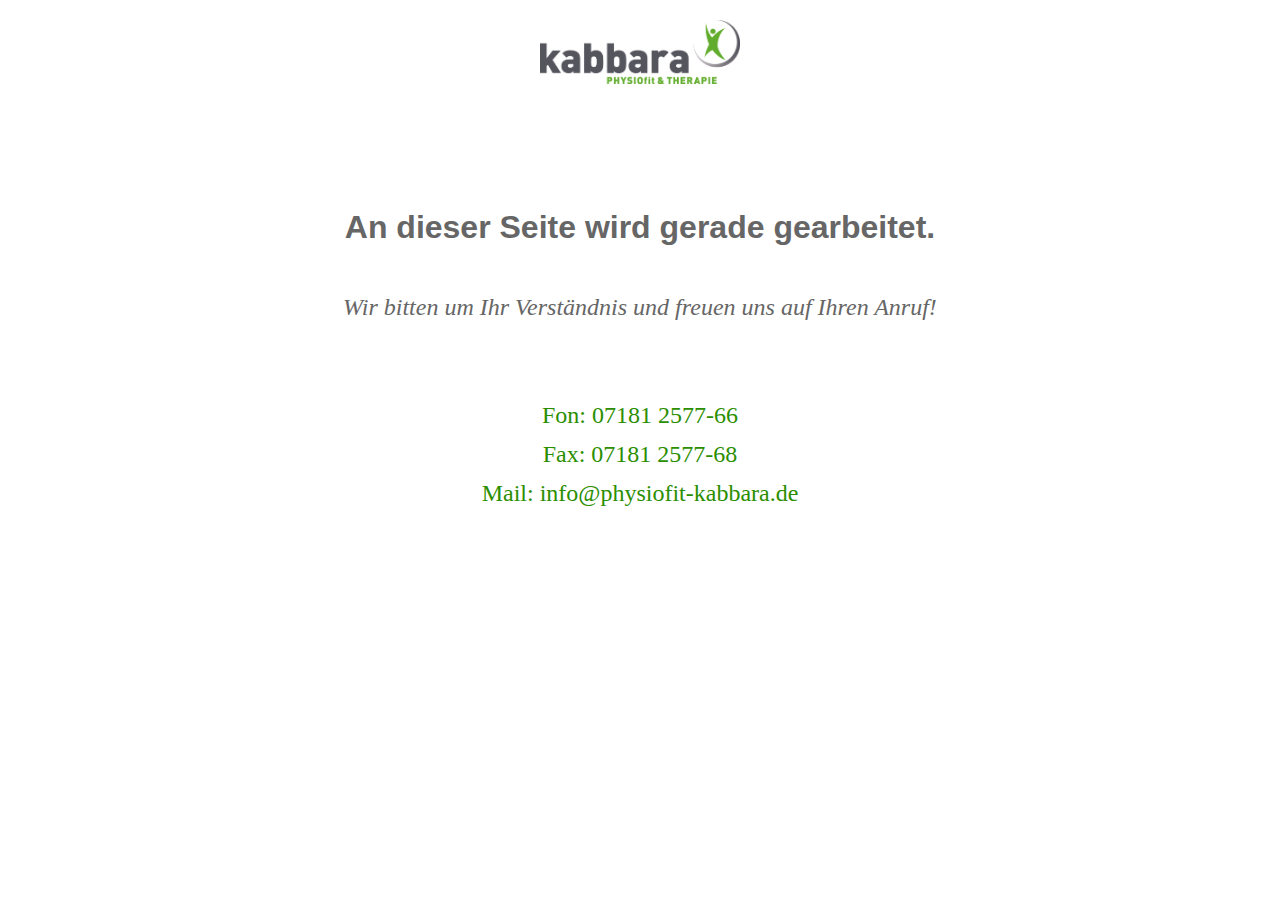
<file: Old/oldKabbara/index.html>
<!DOCTYPE html>
<html>
  <head lang="de">
    <meta charset="UTF-8">
    <title>Kabbara</title>
    <meta name="viewport" content="width=device-width, initial-scale=1">
    <link rel="stylesheet" type="text/css" href="style.css">
    <!-- styles -->
  </head>
  <body>
    <div class="container">
        <div class="nav">
            <div class="logo">
                <img src="./Logo_Kabbara_web.png" alt="" />
            </div>
        </div>
        <div class="text">
            <h1>An dieser Seite wird gerade gearbeitet. </h1>
            <p>Wir bitten um Ihr Verständnis und freuen uns auf Ihren Anruf!</p>
        </div>
      <br>
      <div class="impressum">
          <p>Fon: 07181 2577-66 </p>
          <p>Fax: 07181 2577-68 </p>
          <p>Mail: info@physiofit-kabbara.de </p>
      </div>
      <div id="content"></div>
    </div>
  </body>
</html>
</file>
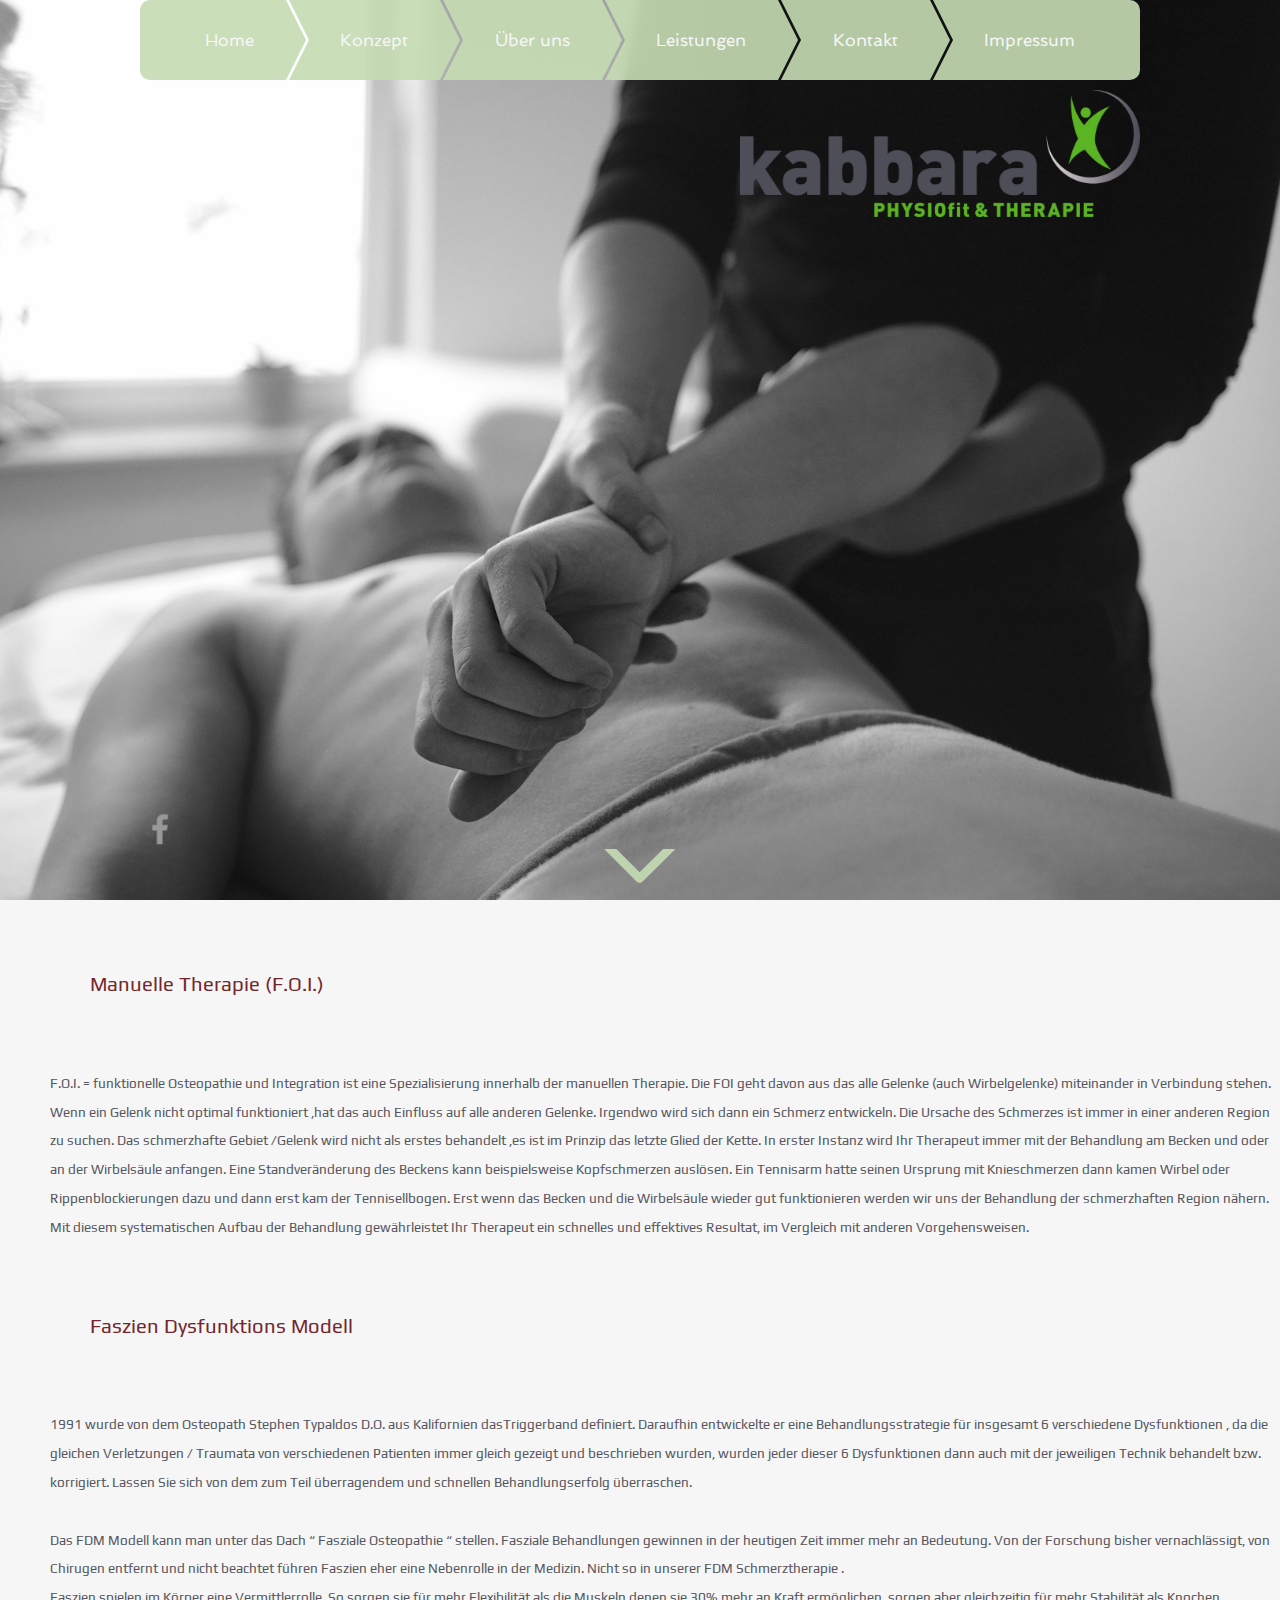
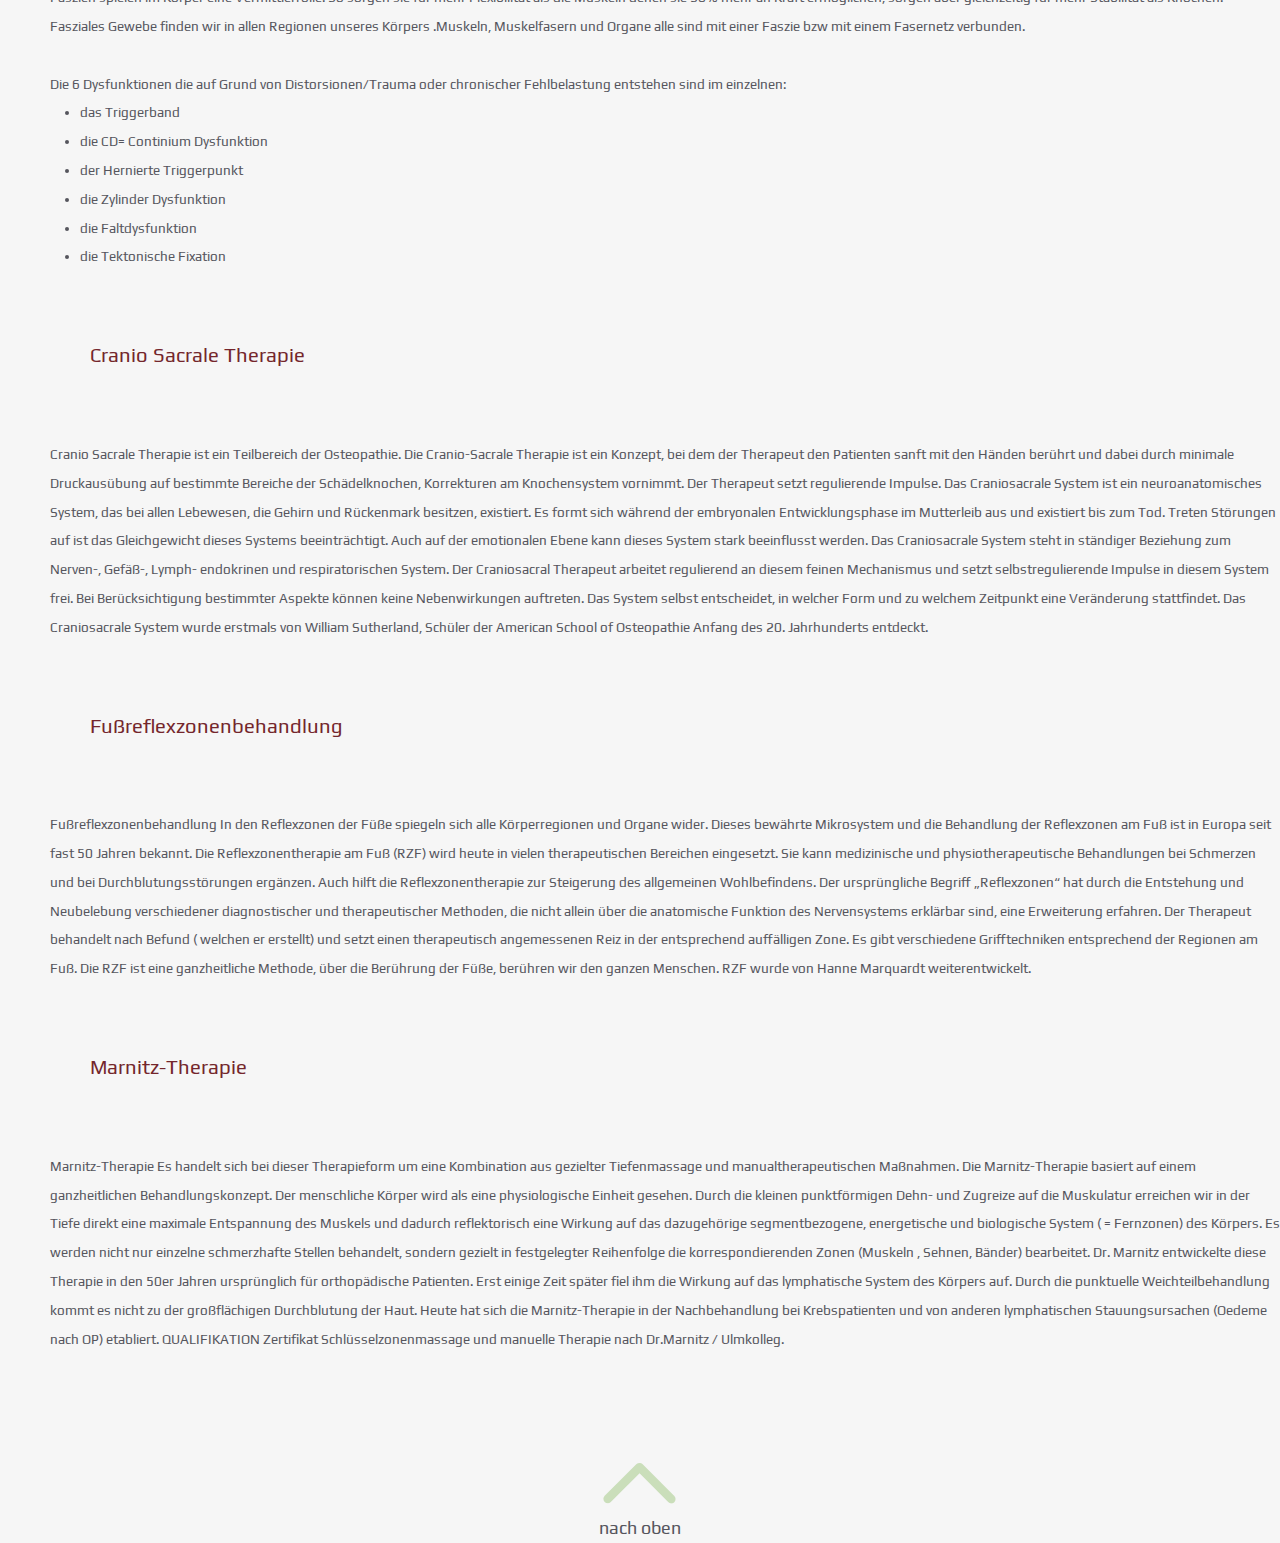
<file: Old/kabbara/therapien/index.html>
<!doctype html>
<html lang="de">
<head>
  <meta charset="UTF-8">
  <title>Kabbara</title>
  <link rel="stylesheet" href="../css/style.css">
  <link rel="stylesheet" href="https://npmcdn.com/flickity@1.1.2/dist/flickity.css">
  <meta name="viewport" content="width=device-width, initial-scale=1.0">
</head>
<body>

    <header id="home" class="header therapien">
      <nav class="nav" role="navigation">
        <div class="container nav-elements">
          <div class="navmenu">
            <div class="mobile-menu">≡</div>
            <ul class="navbar breadcrumb">
              <li><a href="../#home">Home</a>
              <li><a href="../#concept">Konzept</a>
              <li><a href="../#team">Über uns</a>
                <li class="has-children"><a  href="../#montlyprices">Leistungen</a>
                  <ul class="sub-menu">
                    <li><a href="/therapien/">Therapien</a></li>
                </ul>
                <li class="mobile-cls"><a href="/therapien/">Therapien</a></li>
              <li><a href="../#contact">Kontakt</a>
              <li><a href="../#impressum">Impressum</a>
            </ul><!-- navbar-->
          </div> <!-- navmenu -->
          <div class="branding">
            <a href="../#home"><img src="../images/logos/logo.png" alt="Logo - H Plus Sports"></a>
          </div><!-- branding -->
        </div><!-- container nav-elements -->
      </nav>
      <div class="container logos">
        <ul class='logos-list'>
          <li class="logo-item">
            <a href="https://www.facebook.com/Physiofit-Therapie-Kabbara-1561166117530489/"><img src="../images/logos/facebookLogo.png" alt="facebook"></a>
          </li>
        </ul>
        <div class="godown">
            <a data-scroll href="#text-therapie"><svg version="1.1" xmlns="http://www.w3.org/2000/svg" data-original-aspect-ratio="1.7660355853769163" style="width: 73px; height: 42px;"><g transform="translate(-2.885586977005005,-25.00788116455078)"><path d="M67.2873 19.76899l-28.809867 28.612798L9.864248 19.571921c-1.653297 -1.664481,-4.46047 -1.674122,-6.124951 -0.020825S2.065175 24.01118,3.718086 25.676046l31.664861 31.883141c1.653297 1.664481,4.46047 1.674122,6.124951 0.021211l31.883141 -31.664861c1.664481 -1.653297,1.674122 -4.46047,0.021211 -6.124951S69.079432 18.116079,67.2873 19.76899z"></path></g></svg></a>
        </div>
      </div><!-- container logos -->
    </header><!-- #home -->
  <div id="topButton">
    <a data-scroll href="#home"></a>
  </div>

<section id="text-therapie" class="therapien-text">
  <h2>Manuelle Therapie (F.O.I.)</h2>
  <p>F.O.I. = funktionelle Osteopathie und Integration ist eine Spezialisierung innerhalb der manuellen Therapie. Die FOI geht davon aus das alle Gelenke (auch Wirbelgelenke) miteinander in Verbindung stehen. Wenn ein Gelenk nicht optimal funktioniert ,hat das auch Einfluss auf alle anderen Gelenke. Irgendwo wird sich dann ein Schmerz entwickeln. Die Ursache des Schmerzes ist immer in einer anderen Region zu suchen. Das schmerzhafte Gebiet /Gelenk wird nicht als erstes behandelt ,es ist im Prinzip das letzte Glied der Kette. In erster Instanz wird Ihr Therapeut immer mit der Behandlung am Becken und oder an der Wirbelsäule anfangen. Eine Standveränderung des Beckens kann beispielsweise Kopfschmerzen auslösen. Ein Tennisarm hatte seinen Ursprung mit Knieschmerzen dann kamen Wirbel oder Rippenblockierungen dazu und dann erst kam der Tennisellbogen. Erst wenn das Becken und die Wirbelsäule wieder gut funktionieren werden wir uns der Behandlung der schmerzhaften Region nähern. Mit diesem systematischen Aufbau der Behandlung gewährleistet Ihr Therapeut ein schnelles und effektives Resultat, im Vergleich mit anderen Vorgehensweisen.</p>
  <h2>Faszien Dysfunktions Modell</h2>
  <p>
    1991 wurde von dem Osteopath Stephen Typaldos D.O. aus Kalifornien dasTriggerband definiert. Daraufhin entwickelte er eine Behandlungsstrategie für insgesamt 6 verschiedene Dysfunktionen , da die gleichen Verletzungen / Traumata von verschiedenen Patienten immer gleich gezeigt und beschrieben wurden, wurden jeder dieser 6 Dysfunktionen dann auch mit der jeweiligen Technik behandelt bzw. korrigiert. Lassen Sie sich von dem zum Teil überragendem und schnellen Behandlungserfolg überraschen.
  </p>
  <br />
  <p>
    Das FDM Modell kann man unter das Dach “ Fasziale Osteopathie “ stellen. Fasziale Behandlungen gewinnen in der heutigen Zeit immer mehr an Bedeutung. Von der Forschung bisher vernachlässigt, von Chirugen entfernt und nicht beachtet führen Faszien eher eine Nebenrolle in der Medizin. Nicht so in unserer FDM Schmerztherapie .
  </p>
  <p>
    Faszien spielen im Körper eine Vermittlerrolle. So sorgen sie für mehr Flexibilität als die Muskeln denen sie 30% mehr an Kraft ermöglichen, sorgen aber gleichzeitig für mehr Stabilität als Knochen. Fasziales Gewebe finden wir in allen Regionen unseres Körpers .Muskeln, Muskelfasern und Organe alle sind mit einer Faszie bzw mit einem Fasernetz verbunden.
  </p>
  <br>
  <p>
    Die 6 Dysfunktionen die auf Grund von Distorsionen/Trauma oder chronischer Fehlbelastung entstehen sind im einzelnen:
  </p>
  <ul>
    <li>das Triggerband</li>
    <li>die CD= Continium Dysfunktion</li>
    <li>der Hernierte Triggerpunkt</li>
    <li>die Zylinder Dysfunktion</li>
    <li>die Faltdysfunktion</li>
    <li>die Tektonische Fixation</li>
  </ul>

  <h2>Cranio Sacrale Therapie</h2>

  <p>
    Cranio Sacrale Therapie ist ein Teilbereich der Osteopathie. Die Cranio-Sacrale Therapie ist ein Konzept, bei dem der Therapeut den Patienten sanft mit den Händen berührt und dabei durch minimale Druckausübung auf bestimmte Bereiche der Schädelknochen, Korrekturen am Knochensystem vornimmt. Der Therapeut setzt regulierende Impulse. Das Craniosacrale System ist ein neuroanatomisches System, das bei allen Lebewesen, die Gehirn und Rückenmark besitzen, existiert. Es formt sich während der embryonalen Entwicklungsphase im Mutterleib aus und existiert bis zum Tod. Treten Störungen auf ist das Gleichgewicht dieses Systems beeinträchtigt. Auch auf der emotionalen Ebene kann dieses System stark beeinflusst werden. Das Craniosacrale System steht in ständiger Beziehung zum Nerven-, Gefäß-, Lymph- endokrinen und respiratorischen System. Der Craniosacral Therapeut arbeitet regulierend an diesem feinen Mechanismus und setzt selbstregulierende Impulse in diesem System frei. Bei Berücksichtigung bestimmter Aspekte können keine Nebenwirkungen auftreten. Das System selbst entscheidet, in welcher Form und zu welchem Zeitpunkt eine Veränderung stattfindet. Das Craniosacrale System wurde erstmals von William Sutherland, Schüler der American School of Osteopathie Anfang des 20. Jahrhunderts entdeckt.
  </p>
  <h2>Fußreflexzonenbehandlung</h2>
  <p>
    Fußreflexzonenbehandlung In den Reflexzonen der Füße spiegeln sich alle Körperregionen und Organe wider. Dieses bewährte Mikrosystem und die Behandlung der Reflexzonen am Fuß ist in Europa seit fast 50 Jahren bekannt. Die Reflexzonentherapie am Fuß (RZF) wird heute in vielen therapeutischen Bereichen eingesetzt. Sie kann medizinische und physiotherapeutische Behandlungen bei Schmerzen und bei Durchblutungsstörungen ergänzen. Auch hilft die Reflexzonentherapie zur Steigerung des allgemeinen Wohlbefindens. Der ursprüngliche Begriff „Reflexzonen“ hat durch die Entstehung und Neubelebung verschiedener diagnostischer und therapeutischer Methoden, die nicht allein über die anatomische Funktion des Nervensystems erklärbar sind, eine Erweiterung erfahren. Der Therapeut behandelt nach Befund ( welchen er erstellt) und setzt einen therapeutisch angemessenen Reiz in der entsprechend auffälligen Zone. Es gibt verschiedene Grifftechniken entsprechend der Regionen am Fuß. Die RZF ist eine ganzheitliche Methode, über die Berührung der Füße, berühren wir den ganzen Menschen. RZF wurde von Hanne Marquardt weiterentwickelt.
  </p>
  <h2>Marnitz-Therapie</h2>
  <p>
    Marnitz-Therapie Es handelt sich bei dieser Therapieform um eine Kombination aus gezielter Tiefenmassage und manualtherapeutischen Maßnahmen. Die Marnitz-Therapie basiert auf einem ganzheitlichen Behandlungskonzept. Der menschliche Körper wird als eine physiologische Einheit gesehen. Durch die kleinen punktförmigen Dehn- und Zugreize auf die Muskulatur erreichen wir in der Tiefe direkt eine maximale Entspannung des Muskels und dadurch reflektorisch eine Wirkung auf das dazugehörige segmentbezogene, energetische und biologische System ( = Fernzonen) des Körpers. Es werden nicht nur einzelne schmerzhafte Stellen behandelt, sondern gezielt in festgelegter Reihenfolge die korrespondierenden Zonen (Muskeln , Sehnen, Bänder) bearbeitet. Dr. Marnitz entwickelte diese Therapie in den 50er Jahren ursprünglich für orthopädische Patienten. Erst einige Zeit später fiel ihm die Wirkung auf das lymphatische System des Körpers auf. Durch die punktuelle Weichteilbehandlung kommt es nicht zu der großflächigen Durchblutung der Haut. Heute hat sich die Marnitz-Therapie in der Nachbehandlung bei Krebspatienten und von anderen lymphatischen Stauungsursachen (Oedeme nach OP) etabliert. QUALIFIKATION Zertifikat Schlüsselzonenmassage und manuelle Therapie nach Dr.Marnitz / Ulmkolleg.
  </p>
</section>
<div class="goup">
  <div class="">
    <a data-scroll href="#home"><svg version="1.1" xmlns="http://www.w3.org/2000/svg" data-original-aspect-ratio="1.7660355853769163" style="width: 73px; height: 42px;"><g transform="translate(-2.0651750564575195,-17.897798538208008)"><path d="M67.2873 19.76899l-28.809867 28.612798L9.864248 19.571921c-1.653297 -1.664481,-4.46047 -1.674122,-6.124951 -0.020825S2.065175 24.01118,3.718086 25.676046l31.664861 31.883141c1.653297 1.664481,4.46047 1.674122,6.124951 0.021211l31.883141 -31.664861c1.664481 -1.653297,1.674122 -4.46047,0.021211 -6.124951S69.079432 18.116079,67.2873 19.76899z"></path></g></svg></a>
  </div>
  <p>nach oben</p>
</div> <!-- go up -->
<script src="http://code.jquery.com/jquery-2.2.1.min.js"></script>
<script src="../js/script.js"></script>
</body>
</html>
</file>
<file: portfolio/css/style.css>
@import url(https://fonts.googleapis.com/css?family=Raleway:200,400,600,700);/* colors */html{font-size:62.5%;box-sizing:border-box}*,:after,:before{box-sizing:inherit}body{margin:0;padding:0;color:#000;background-color:#e0dde3;font-family:Raleway,Helvetica,Arial,sans-serif;font-size:1.8rem;font-weight:200;line-height:160%}.container{width:80%;max-width:1200px;margin:0 auto}img{display:block;max-width:100%}a{font-weight:600;color:#ff713c}a:focus,a:hover{text-decoration:none}
/*140% dependent on the parent font size which is awesome*/em{font-style:normal;font-size:140%;font-weight:600;color:#eddf21}h1,h2,h3,h4,h5,h6{margin:0;padding:0;font-family:Raleway,Helvetica,Arial,sans-serif;color:#39be90}.nav{margin-top:1.75rem}.nav .nav-elements .branding{max-width:180px;margin:0 auto}.nav .nav-elements .navbar{margin:0;padding:0;width:100%;margin-top:2rem;line-height:120%;list-style-type:none}.nav .nav-elements .navbar a{font-weight:400;color:#e0dde3;text-decoration:none;padding:0 1rem;-webkit-transition:1s ease-out;transition:1s ease-out}.nav .nav-elements .navbar a:after{content:'';display:block;height:5px;width:0;margin:0 .5rem;-webkit-transition:width .3s ease-out,background-color .3s ease-out;transition:width .3s ease-out,background-color .3s ease-out}.nav .nav-elements .navbar a:focus,.nav .nav-elements .navbar a:hover{color:#eddf21}.nav .nav-elements .navbar a:focus:after,.nav .nav-elements .navbar a:hover:after{background:#eddf21;width:100%}@media screen and (min-width:600px){.nav .nav-elements{display:-webkit-box;display:-webkit-flex;display:-ms-flexbox;display:flex}}@media screen and (min-width:600px){.nav .nav-elements .branding{margin:0;width:30%}}@media screen and (min-width:600px){.nav .nav-elements .navbar{display:-webkit-box;display:-webkit-flex;display:-ms-flexbox;display:flex;-webkit-box-pack:end;-webkit-justify-content:flex-end;-ms-flex-pack:end;justify-content:flex-end;-webkit-align-content:flex-start;-ms-flex-line-pack:start;align-content:flex-start;-webkit-flex-wrap:wrap;-ms-flex-wrap:wrap;flex-wrap:wrap}}.header{background:-webkit-linear-gradient(top,rgba(0,0,0,.2),rgba(0,0,0,.5)),url(../images/backgrounds/running.jpg);background:linear-gradient(180deg,rgba(0,0,0,.2),rgba(0,0,0,.5)),url(../images/backgrounds/running.jpg);background-position:50%;background-repeat:no-repeat;background-size:cover;height:100vh;max-height:500px;display:-webkit-box;display:-webkit-flex;display:-ms-flexbox;display:flex;-webkit-box-orient:vertical;-webkit-box-direction:normal;-webkit-flex-direction:column;-ms-flex-direction:column;flex-direction:column;-webkit-box-pack:justify;-webkit-justify-content:space-between;-ms-flex-pack:justify;justify-content:space-between;text-align:center}.header .tagline{display:none}@media screen and (min-width:600px){.header{background:-webkit-linear-gradient(top,rgba(0,0,0,.2),rgba(0,0,0,.5)),url(../images/backgrounds/running.jpg);background:linear-gradient(180deg,rgba(0,0,0,.2),rgba(0,0,0,.5)),url(../images/backgrounds/running.jpg);background-position:50%;background-repeat:no-repeat;background-size:cover;height:100vh;max-height:800px}}@media screen and (min-width:900px){.header{background:-webkit-linear-gradient(top,rgba(0,0,0,.2),rgba(0,0,0,.5)),url(../images/backgrounds/running.jpg);background:linear-gradient(180deg,rgba(0,0,0,.2),rgba(0,0,0,.5)),url(../images/backgrounds/running.jpg);background-position:50%;background-repeat:no-repeat;background-size:cover;height:100vh;max-height:900px}}@media screen and (min-width:600px){.header .tagline{display:block;font-size:2.5rem;line-height:140%;max-width:40em}.header .tagline h1{display:none}.header .tagline em{color:#eddf21;font-size:140%}}.footer{background-color:#2f2d07;color:#e0dde3;display:-webkit-box;display:-webkit-flex;display:-ms-flexbox;display:flex;-webkit-box-align:end;-webkit-align-items:flex-end;-ms-flex-align:end;align-items:flex-end;padding-bottom:5rem;text-align:center;line-height:100%;background:-webkit-linear-gradient(top,transparent,#2f2d07),url(../images/backgrounds/discthrower.jpg);background:linear-gradient(180deg,transparent,#2f2d07),url(../images/backgrounds/discthrower.jpg);background-position:50%;background-repeat:no-repeat;background-size:cover;height:100vh;max-height:800px}.footer .nav{margin-top:0}.footer .legal{max-width:700px;margin:0 auto;font-size:1rem;line-height:110%;margin-top:3rem}.section{min-height:40vh;display:-webkit-box;display:-webkit-flex;display:-ms-flexbox;display:flex;-webkit-box-orient:vertical;-webkit-box-direction:normal;-webkit-flex-direction:column;-ms-flex-direction:column;flex-direction:column;-webkit-box-pack:center;-webkit-justify-content:center;-ms-flex-pack:center;justify-content:center;line-height:160%}.section .headline{text-transform:uppercase;font-weight:200;font-size:4rem;line-height:100%;margin-top:3rem}.section a,.section em{font-size:140%;vertical-align:-6%}@media screen and (min-width:600px){.section{font-size:2rem}}#history{background-color:#eddf21}#history .headline{color:#ff713c}#history em{color:#bc7905}@media screen and (min-width:1200px){#history{background-image:url(../images/employees/HenryTwill_outline.png);background-repeat:no-repeat;background-position:100% 100%;background-size:30% auto;min-height:100vh}#history .text-content{width:70%}}#products .imageheader{background:-webkit-linear-gradient(top,transparent,transparent),url(../images/backgrounds/swimming.jpg);background:linear-gradient(180deg,transparent,transparent),url(../images/backgrounds/swimming.jpg);background-position:50%;background-repeat:no-repeat;background-size:cover;height:100vh;max-height:50vh}#products .product-list{padding:0;margin:0;list-style:none;display:-webkit-box;display:-webkit-flex;display:-ms-flexbox;display:flex;-webkit-flex-flow:row wrap;-ms-flex-flow:row wrap;flex-flow:row wrap}#products .product-list .product-item{position:relative;color:#e0dde3;overflow:hidden;-webkit-transition:.2s ease-in;transition:.2s ease-in;-webkit-transform:scale(1);transform:scale(1);opacity:.8;width:50%}#products .product-list .product-item .product-name{color:#eddf21;background:#ff713c;display:none;font-weight:600;font-size:80%;width:100%;text-align:center;position:absolute;bottom:0}#products .product-list .product-item:focus,#products .product-list .product-item:hover{z-index:1;-webkit-transform:scale(1.3);transform:scale(1.3);opacity:1}#products .product-list .product-item:focus .product-name,#products .product-list .product-item:hover .product-name{-webkit-animation:a .9s;animation:a .9s}@-webkit-keyframes a{0%{-webkit-transform:translate3d(0,100%,0);transform:translate3d(0,100%,0);visibility:visible}to{-webkit-transform:translateZ(0);transform:translateZ(0)}}@keyframes a{0%{-webkit-transform:translate3d(0,100%,0);transform:translate3d(0,100%,0);visibility:visible}to{-webkit-transform:translateZ(0);transform:translateZ(0)}}#products .product-list .product-item:focus .product-name,#products .product-list .product-item:hover .product-name{display:block}@media screen and (min-width:600px){#products .product-list .product-item{width:33.33333%}}@media screen and (min-width:900px){#products .product-list .product-item{width:25%}}@media screen and (min-width:1200px){#products .product-list .product-item{width:16.66667%}}#guarantee{color:#e0dde3;font-size:2rem;background-color:#2b8f6c}#guarantee .imageheader{background:-webkit-linear-gradient(top,transparent,#2b8f6c),url(../images/backgrounds/cycling.jpg);background:linear-gradient(180deg,transparent,#2b8f6c),url(../images/backgrounds/cycling.jpg);background-position:50%;background-repeat:no-repeat;background-size:cover;height:100vh;max-height:auto}#guarantee .headline{color:#f0e442}#guarantee a{color:#74d2b1}#people{background-color:#e1d41f/*.people-cards*/}#people .imageheader{background:-webkit-linear-gradient(top,transparent,#e1d41f),url(../images/backgrounds/soccer.jpg);background:linear-gradient(180deg,transparent,#e1d41f),url(../images/backgrounds/soccer.jpg);background-position:top;background-repeat:no-repeat;background-size:cover;height:100vh;max-height:60vh}#people .headline{padding-bottom:2rem;background-color:$color-background}#people .people-cards .person-card{-webkit-transition:all .3s ease-in;transition:all .3s ease-in;-webkit-transform:scale(.9);transform:scale(.9);opacity:.8;background:rgba(224,221,227,.6);box-shadow:5px 5px 3px rgba(237,223,33,.7);border-radius:20px;margin-bottom:3rem}#people .people-cards .person-card .card-info{background:rgba(209,134,6,.5);padding:3% 7%}#people .people-cards .person-card .card-info .card-name{font-size:2rem;line-height:110%;color:#ff713c}#people .people-cards .person-card .card-info .card-title{font-size:1.4rem;line-height:100%}#people .people-cards .person-card .card-text{font-size:1.6rem;font-weight:200;line-height:130%;margin:0;padding:7%}#people .people-cards .person-card .card-text em{color:#c77f06;font-size:2.2rem}#people .people-cards .person-card:focus,#people .people-cards .person-card:hover{-webkit-transform:scale(1);transform:scale(1);opacity:1}@media screen and (min-width:600px){#people .people-cards{display:-webkit-box;display:-webkit-flex;display:-ms-flexbox;display:flex;-webkit-flex-wrap:wrap;-ms-flex-wrap:wrap;flex-wrap:wrap;-webkit-box-pack:justify;-webkit-justify-content:space-between;-ms-flex-pack:justify;justify-content:space-between}}@media screen and (min-width:600px){#people .people-cards .person-card{width:calc(100%/2 - 1.5rem)}}@media screen and (min-width:1200px){#people .people-cards .person-card{width:calc(100%/3 - 1.5rem)}}
/*.people*/
</file>
<file: kabbara/css/style.css>
@import url(https://fonts.googleapis.com/css?family=Play:400,700);@import url(https://fonts.googleapis.com/css?family=Spinnaker);/* colors */blockquote,figure,h1,h2,h3,h4,ol,p,ul{margin:0;padding:0}button,input,label,select,textarea{margin:0;border:0;padding:0;display:inline-block;vertical-align:middle;white-space:normal;background:none;line-height:1;/* Browsers have different default form fonts */font-size:13px;font-family:Arial}
/* Remove the stupid outer glow in Webkit */input:focus{outline:0}
/* Box Sizing Reset
-----------------------------------------------*/
/* All of our custom controls should be what we expect them to be */
/* These elements are usually rendered a certain way by the browser */button,input,input[type=button],input[type=checkbox],input[type=radio],input[type=reset],input[type=submit],select,textarea{box-sizing:border-box}
/* Text Inputs
-----------------------------------------------*/
/* Button Controls
-----------------------------------------------*/input[type=checkbox],input[type=radio]{width:13px;height:13px}
/* File Uploads
-----------------------------------------------*/
/* Search Input
-----------------------------------------------*/
/* Make webkit render the search input like a normal text field */input[type=search]{-webkit-appearance:textfield;-webkit-box-sizing:content-box}
/* Turn off the recent search for webkit. It adds about 15px padding on the left */::-webkit-search-decoration{display:none}
/* Buttons
-----------------------------------------------*/button,input[type=button],input[type=reset],input[type=submit]{/* Fix IE7 display bug */overflow:visible;width:auto}
/* IE8 and FF freak out if this rule is within another selector */::-webkit-file-upload-button{padding:0;border:0;background:none}
/* Textarea
-----------------------------------------------*/textarea{/* Move the label to the top */vertical-align:top;/* Turn off scroll bars in IE unless needed */overflow:auto}
/* Selects
-----------------------------------------------*/select[multiple]{/* Move the label to the top */vertical-align:top}html{font-size:62.5%;box-sizing:border-box}*,:after,:before{box-sizing:inherit}body{margin:0;padding:0;color:#55555d;background-color:#f6f6f6;font-family:Play,Helvetica,Arial,sans-serif;font-size:1.8rem;font-weight:400;line-height:160%}.container{width:95%;max-width:100rem;margin:0 auto}img{display:block;max-width:100%}a{font-weight:400;color:#9d0019}a:focus,a:hover{text-decoration:none}
/*140% dependent on the parent font size which is awesome*/em{font-style:normal;font-size:140%;font-weight:700;color:#eddf21}h1,h2,h3,h4,h5,h6{font-family:Play,Helvetica,Arial,sans-serif;font-weight:400}h1,h2,h3,h4,h5,h6,iframe{margin:0;padding:0}iframe{border:0;outline:0;vertical-align:baseline;background:transparent}.disclaimer{margin:3rem 1rem 2rem 1.5rem}@media screen and (min-width:600px){.disclaimer{margin:5rem 2rem 3rem 4rem}}.nav .navbar{list-style-type:none;/* mobile*/margin:0 auto}.nav .navbar a{color:#f6f6f6;text-decoration:none}.nav .nav-elements{display:-webkit-box;display:-webkit-flex;display:-ms-flexbox;display:flex;-webkit-box-orient:horizontal;-webkit-box-direction:normal;-webkit-flex-direction:row;-ms-flex-direction:row;flex-direction:row;-webkit-box-pack:justify;-webkit-justify-content:space-between;-ms-flex-pack:justify;justify-content:space-between}.nav .nav-elements .branding{float:right;width:70%;max-width:400px}.nav .nav-elements .mobile-menu{width:5rem;height:5rem;margin-top:1rem;background-color:hsla(93,36%,78%,.91);border:1px solid #f6f6f6;border-radius:10px;color:#f6f6f6;text-align:center;line-height:5rem;font-size:3.5rem}@media screen and (max-width:700px){.nav .navbar{position:absolute;overflow:hidden;-webkit-transition:all .15s ease-in;transition:all .15s ease-in;-webkit-transform-origin:top;transform-origin:top;-webkit-transform:scaleY(0);transform:scaleY(0);width:80%;left:0;right:0;margin-left:auto;margin-right:auto}.nav .navbar li{border:2px solid #f6f6f6;border-top:1px solid #f6f6f6;border-bottom:1px solid #f6f6f6;background-color:hsla(93,36%,78%,.9);padding:1rem}.nav .navbar .mobile-cls{padding-left:3rem}.nav .navbar li.has-children ul{display:none;-webkit-transform:scaleY(0);transform:scaleY(0)}.nav .navbar li.has-children:after{//:"∨";position:relative;left:50%;font-size:3rem}.nav .navbar li.has-children.toggle-on:after{content:"\f106"}.nav .navbar li:first-child{border-top:2px solid #f6f6f6}.nav .navbar li:last-child{border-bottom:2px solid #f6f6f6}.nav .navbar.expanded{-webkit-transform:scaleY(1);transform:scaleY(1)}}@media screen and (min-width:700px){.nav .navbar{display:-webkit-box;display:-webkit-flex;display:-ms-flexbox;display:flex;-webkit-box-pack:justify;-webkit-justify-content:space-between;-ms-flex-pack:justify;justify-content:space-between;-webkit-align-content:flex-start;-ms-flex-line-pack:start;align-content:flex-start;-webkit-flex-wrap:wrap;-ms-flex-wrap:wrap;flex-wrap:wrap}.nav .navbar li{text-align:center;-webkit-box-flex:1;-webkit-flex:1 0 auto;-ms-flex:1 0 auto;flex:1 0 auto}}@media screen and (min-width:700px){.nav .nav-elements{//:2rem;display:block;width:100%;height:10vh;border-radius:10px}}@media screen and (min-width:700px){.nav .nav-elements .mobile-menu{display:none}}#home .godown{text-align:center}#home .godown a{fill:hsla(93,36%,78%,.91)}@media screen and (max-width:600px){#home .godown{display:none}}#topButton{-webkit-transition:all .3s ease-in;transition:all .3s ease-in;opacity:0;width:5rem;height:5rem;background:url(../images/logos/topButton.png) 50% no-repeat;background-size:cover;position:fixed;right:0;bottom:20%;z-index:1}#topButton a{height:100%;width:100%;position:absolute}@media screen and (min-width:600px){#topButton{display:none}}#topButton.show{opacity:1}#circles{z-index:2;position:fixed;bottom:50%;right:0;list-style-type:none;margin-right:2rem}#circles li{width:1.5rem;height:1.5rem;margin-bottom:.5rem;border:.2rem solid hsla(93,36%,78%,.91);border-radius:1.5rem}#circles li.active,#circles li:focus,#circles li:hover{background-color:#55555d}@media screen and (max-width:600px){#circles{display:none}}.header{z-index:-1;-webkit-box-orient:vertical;-webkit-box-direction:normal;-webkit-flex-direction:column;-ms-flex-direction:column;flex-direction:column;-webkit-box-pack:justify;-webkit-justify-content:space-between;-ms-flex-pack:justify;justify-content:space-between}.header,.header .logos-list{display:-webkit-box;display:-webkit-flex;display:-ms-flexbox;display:flex}.header .logos-list{list-style-type:none}.header .logos-list .logo-item{width:4rem;height:auto;margin-right:2rem}@media screen and (max-width:300px){.header{background:url(../images/backgrounds/massageBG.jpg);background-position:50%;background-repeat:no-repeat;background-size:cover;height:100vh;max-height:30vh}}@media screen and (max-width:600px){.header{background:url(../images/backgrounds/massageBG.jpg);background-position:50%;background-repeat:no-repeat;background-size:cover;height:100vh;max-height:60vh}}@media screen and (min-width:600px){.header{background:url(../images/backgrounds/massageBG.jpg);background-position:50%;background-repeat:no-repeat;background-size:cover;height:100vh;max-height:100vh}}.footer{background-color:#55555d;color:#f6f6f6;text-align:center;padding:1.5rem 0}.footer .logos-list{list-style-type:none;display:-webkit-box;display:-webkit-flex;display:-ms-flexbox;display:flex;-webkit-box-pack:center;-webkit-justify-content:center;-ms-flex-pack:center;justify-content:center}.footer .logos-list li{width:4rem;height:4rem;margin:1rem}.footer p{font-weight:700}@media screen and (max-width:600px){.footer{font-size:1.5rem}}@media screen and (min-width:600px){.footer{height:20vh;padding:3rem 0}.footer p{margin-top:1rem}}@media screen and (min-width:1200px){.footer{height:32vh}.footer p{font-size:1.3rem;margin-top:2rem}}#impressum .text-content{margin-bottom:2rem}#impressum h2{margin:0 auto;text-align:center}#impressum p{padding:0;margin:0;font-size:1.5rem;line-height:120%}#impressum p:last-child{line-height:200%;margin-top:2rem}#impressum a{font-size:inherit;color:#55555d}#impressum h2{line-height:300%}#impressum .colorholder{height:10vh;display:block;background-color:#55555d}.section{min-height:40vh;display:-webkit-box;display:-webkit-flex;display:-ms-flexbox;display:flex;-webkit-box-orient:vertical;-webkit-box-direction:normal;-webkit-flex-direction:column;-ms-flex-direction:column;flex-direction:column;-webkit-box-pack:center;-webkit-justify-content:center;-ms-flex-pack:center;justify-content:center;line-height:160%}.section .headline{text-align:center;font-size:3rem;line-height:120%;margin:3rem 0;color:#55555d;font-weight:700}.section p{margin-bottom:3rem;line-height:125%}.section a,.section em{font-size:140%;vertical-align:-6%}@media screen and (min-width:600px){.section{font-size:2rem}}#gallery{background:#eee;/*visibility: hidden;*/overflow:hidden;margin:5rem 0}#gallery,#gallery img{height:30vh}
/* big buttons, no circle */#gallery .flickity-prev-next-button{background:hsla(0,0%,96%,.7);border-radius:0}#gallery .flickity-prev-next-button:hover{background:hsla(93,36%,78%,.91)}
/* hide disabled button */#gallery .flickity-prev-next-button:disabled{display:none}
/* position dots in gallery */#gallery .flickity-page-dots{bottom:0}
/* white circles */#gallery .flickity-page-dots .dot{width:1.2rem;height:1.2rem;opacity:1;background:transparent;border:.2rem solid #fff}
/* fill-in selected dot */#gallery .flickity-page-dots .dot.is-selected{background:hsla(93,36%,78%,.91)}@media screen and (min-width:600px){#gallery{height:50vh}}@media screen and (min-width:900px){#gallery{height:70vh}}@media screen and (min-width:1200px){#gallery{height:80vh}}@media screen and (min-width:600px){#gallery img{height:50vh}}@media screen and (min-width:900px){#gallery img{height:70vh}}@media screen and (min-width:1200px){#gallery img{height:80vh}}@media screen and (min-width:700px){.breadcrumb{list-style:none;color:#fff;display:inline-block;border-radius:1.5rem}.breadcrumb .mobile-cls,.breadcrumb li.has-children ul{display:none}.breadcrumb li.has-children ul{position:absolute;-webkit-transition:all .3s ease-in;transition:all .3s ease-in}.breadcrumb li.has-children ul li{padding:2rem;line-height:80%;border-radius:1.5rem}.breadcrumb li.has-children:hover ul{display:block}.breadcrumb a{text-decoration:none;color:#f6f6f6;font-family:Spinnaker,sans-serif;font-size:1.7rem}.breadcrumb li{display:inline-block;padding:0 .7rem;margin-bottom:1rem;line-height:80px;background:hsla(93,36%,78%,.91);position:relative;border:0 hsla(93,36%,78%,.91);-webkit-transition:background .25s,border-color .25s,margin .125s;transition:background .25s,border-color .25s,margin .125s;cursor:pointer}.breadcrumb li+li{margin-left:2.3rem}.breadcrumb li:hover{background:rgba(88,189,57,.7);border-color:rgba(88,189,57,.7);margin-left:3.3rem;margin-right:1rem}.breadcrumb li:after,.breadcrumb li:before{content:'';position:absolute;border:40px solid transparent;border-left:20px solid transparent;border-right:0;top:0}.breadcrumb li:before{right:100%;border-top-color:inherit;border-bottom-color:inherit}.breadcrumb li:after{left:100%;border-left-color:inherit}.breadcrumb li:first-child{border-radius:1rem 0 0 1rem;padding-left:4rem;margin-left:0}.breadcrumb li:first-child:before{content:none}.breadcrumb li:last-child{border-radius:0 1rem 1rem 0;padding-right:4rem;margin-right:0}.breadcrumb li:last-child:after{content:none}}@media screen and (min-width:700px) and screen and (min-width:900px){.breadcrumb li{padding:0 1.5rem}.breadcrumb a{font-size:1.85rem}}@media screen and (min-width:700px) and screen and (min-width:1200px){.breadcrumb li{padding:0 3rem}.breadcrumb a{font-size:1.85rem}}#concept p{margin-bottom:1.5rem}#concept em{font-weight:400;font-size:2rem;color:#515158}#team .person-card img{border-radius:50%;margin:0 auto;margin-bottom:2rem;margin-top:4rem}#team .person-card .card-info{text-align:center;line-height:130%}#team .person-card .card-info .card-name{color:#55555d}#team .person-card .card-info .card-title{font-size:1.5rem;color:hsla(93,36%,78%,.91)}@media screen and (max-width:600px){#team .person-card img{max-width:25rem}}@media screen and (max-width:600px){#team .person-card .card-info br{display:none}}@media screen and (min-width:600px){#team .person-card .card-info .card-name{font-size:1.4rem}}@media screen and (min-width:900px){#team .person-card .card-info .card-name{font-size:1.6rem}}@media screen and (min-width:1200px){#team .person-card .card-info .card-name{font-size:1.7rem}}@media screen and (min-width:600px){#team{margin-bottom:4rem}#team .people-cards{display:-webkit-box;display:-webkit-flex;display:-ms-flexbox;display:flex;-webkit-box-pack:justify;-webkit-justify-content:space-between;-ms-flex-pack:justify;justify-content:space-between;-webkit-flex-wrap:wrap;-ms-flex-wrap:wrap;flex-wrap:wrap}#team .people-cards h3{font-size:75%}#team .people-cards .person-card{width:calc(100%/4 - 1.5rem);padding:0 2rem}}#activity{/*margin: 3rem 0;*/padding-top:5rem;background:url(../images/backgrounds/checkingPulsBg.jpg);background-position:50%;background-repeat:no-repeat;background-size:cover;/*@mixin backImage '../images/backgrounds/checkingPulsBg.jpg', 200vh, 200vh;*/color:#f6f6f6}#activity .tabs{width:97%;margin:0 auto}#activity .activity-tab{/*background-color: ;*/border-radius:1rem;margin-bottom:4rem;position:relative;background-color:rgba(85,85,93,.7);box-shadow:2px -2px 3px hsla(93,36%,78%,.7)}#activity .activity-tab .scotch{background:url(../images/logos/scotch.png) top no-repeat;position:absolute;width:100%;height:100%;bottom:13%}#activity .activity-tab h3{color:#f6f6f6;margin-left:2rem;line-height:6rem;font-weight:400}#activity .activity-tab ul li{margin-left:4rem;padding-left:1rem;line-height:120%;padding-bottom:.4rem;padding-right:.2rem}#activity .activity-tab ul li:last-child{padding-bottom:3rem}#activity .advantage-tab{/*background-color: ;*/border-radius:1rem;margin-bottom:4rem;position:relative;background-color:rgba(85,85,93,.7);box-shadow:2px -2px 3px hsla(93,36%,78%,.7)}#activity .advantage-tab .scotch{background:url(../images/logos/scotch.png) top no-repeat;position:absolute;width:100%;height:100%;bottom:13%}#activity .advantage-tab h3{color:#f6f6f6;margin-left:2rem;line-height:6rem;font-weight:400}#activity .advantage-tab ul li{margin-left:4rem;padding-left:1rem;line-height:120%;padding-bottom:.4rem;padding-right:.2rem}#activity .advantage-tab ul li:last-child{padding-bottom:3rem}@media screen and (max-width:600px){#activity{margin-top:4rem}}@media screen and (min-width:600px){#activity .tabs{display:-webkit-box;display:-webkit-flex;display:-ms-flexbox;display:flex;-webkit-box-pack:justify;-webkit-justify-content:space-between;-ms-flex-pack:justify;justify-content:space-between}#activity .activity-tab{margin-right:1rem}#activity .advantage-tab{margin-left:1rem}}@media screen and (min-width:900px){#activity .activity-tab,#activity .advantage-tab{width:47%}}#membership{padding-top:2rem}#membership .header-prices{color:#55555d;line-height:140%;font-weight:400;margin-bottom:2rem}#membership .additional{font-size:90%;font-style:italic}#membership .price-div{padding:1rem;box-shadow:0 0 .3rem rgba(0,0,0,.5);border:.8rem solid #fff}#membership .card-with-shadow:after{content:'';display:block;height:26px;background-image:url(../images/logos/shadow.png);background-position-x:-1.2rem}#membership .quotes{color:#55555d;font-weight:400}#membership .ceoimage h3{padding-top:2vh}@media screen and (min-width:600px){#membership .ceoimage{position:relative}#membership .ceoimage .quotes{width:60%;text-align:center;padding-top:8rem;font-size:2.1rem;height:40vh}#membership .ceoimage img{/*width: 65%;
        left: 41%;*/width:56%;left:48%;position:absolute;bottom:0}#membership .prices-card{display:-webkit-box;display:-webkit-flex;display:-ms-flexbox;display:flex;-webkit-box-orient:horizontal;-webkit-box-direction:normal;-webkit-flex-direction:row;-ms-flex-direction:row;flex-direction:row;-webkit-box-flex:0;-webkit-flex:0 1 auto;-ms-flex:0 1 auto;flex:0 1 auto;-webkit-justify-content:space-around;-ms-flex-pack:distribute;justify-content:space-around}#membership .prices-card .price-card{margin:0 2rem;width:calc(50% - 1.5rem)}#membership .prices-card .price-card .additional{font-size:1.5rem}}@media screen and (min-width:600px){#membership .card-with-shadow:after{background-repeat:no-repeat;background-size:cover;width:100%;background-position:top}}@media screen and (min-width:900px){#membership .ceoimage{height:65vh;max-height:50rem}#membership .ceoimage img{width:50%;right:0;left:inherit}#membership .ceoimage h3.quotes{width:50%;text-align:center;padding-top:8rem;margin-left:5rem}}#contact{background-color:hsla(93,36%,78%,.91)}#contact .is-open{color:#9d0019;line-height:5rem;font-style:italic}#contact iframe{width:100%;height:45vh;margin-top:3rem}#contact p{padding:0;margin:0;line-height:150%}#contact p:last-child{line-height:200%}#contact a{font-size:inherit;color:#55555d}#contact h2{line-height:300%}@media screen and (min-width:600px){#contact .wrapper{margin-left:1.5rem;display:-webkit-box;display:-webkit-flex;display:-ms-flexbox;display:flex;-webkit-box-pack:justify;-webkit-justify-content:space-between;-ms-flex-pack:justify;justify-content:space-between;-webkit-box-orient:horizontal;-webkit-box-direction:normal;-webkit-flex-direction:row;-ms-flex-direction:row;flex-direction:row}#contact .wrapper iframe{width:100vw;padding:3rem 0}#contact p{font-size:1.8rem}}@media screen and (min-width:1200px){#contact{height:70vh}#contact .wrapper{width:100rem;margin:0 auto}#contact iframe{height:65vh;margin-top:1.5rem;margin-bottom:1.5rem}}#contact-form h2{margin:0 auto;text-align:center;margin-top:5rem;margin-bottom:3rem}#contact-form .inputs,#contact-form textarea{width:90%;margin:0 auto;color:#55555d}#contact-form .button-div{width:90%;margin:0 auto}#contact-form input,#contact-form textarea{line-height:180%;font-size:1.5rem;background-color:transparent;border:.4rem solid hsla(93,36%,78%,.91);color:#55555d;margin-bottom:1.5rem}#contact-form input{width:100%;min-height:4rem;padding:.5rem}#contact-form input::-webkit-input-placeholder,#contact-form textarea::-webkit-input-placeholder{color:#44444a;font-style:italic;font-size:1.8rem;font-family:play}#contact-form input::-moz-placeholder,#contact-form textarea::-moz-placeholder{color:#44444a;font-style:italic;font-size:1.8rem;font-family:play}#contact-form input:-ms-input-placeholder,#contact-form textarea:-ms-input-placeholder{color:#44444a;font-style:italic;font-size:1.8rem;font-family:play}#contact-form input::placeholder,#contact-form textarea::placeholder{color:#44444a;font-style:italic;font-size:1.8rem;font-family:play}#contact-form textarea{display:block;resize:none;outline-color:hsla(94,35%,83%,.928)}#contact-form button{/*line-height: 180%;*//*font-size: 1.5rem;*/background-color:hsla(93,22%,69%,.919);color:#f6f6f6;font-style:italic;float:right;outline:none/*line-height: 200%;*//*width: 8rem;*/}#contact-form button:focus{outline:none}#contact-form .success{display:none;margin-top:1rem}#contact-form .goup{margin:0 auto;margin-top:10rem;text-align:center}#contact-form .goup div{-webkit-transform:rotate(180deg);transform:rotate(180deg)}#contact-form .goup a{fill:hsla(93,36%,78%,.91)}#contact-form .goup p{margin-top:1rem}@media screen and (min-width:600px){#contact-form form.contact .contact-inputs{display:-webkit-box;display:-webkit-flex;display:-ms-flexbox;display:flex}#contact-form form.contact .button-div{width:inherit}#contact-form form.contact .message{margin-left:.5rem}#contact-form form.contact .inputs{margin-right:.5rem}#contact-form form.contact input,#contact-form form.contact textarea{width:100%;margin-bottom:.5rem}#contact-form form.contact textarea{height:inherit}#contact-form form.contact button{margin-top:1rem}}.header.therapien{z-index:-1}@media screen and (max-width:300px){.header.therapien{background:url(../images/backgrounds/checkingPulsBW.jpg);background-position:50%;background-repeat:no-repeat;background-size:cover;height:100vh;max-height:30vh}}@media screen and (max-width:600px){.header.therapien{background:url(../images/backgrounds/checkingPulsBW.jpg);background-position:50%;background-repeat:no-repeat;background-size:cover;height:100vh;max-height:60vh}}@media screen and (min-width:600px){.header.therapien{background:url(../images/backgrounds/checkingPulsBW.jpg);background-position:50%;background-repeat:no-repeat;background-size:cover;height:100vh;max-height:100vh}}.therapien-text{margin:0 auto;font-size:75%;padding-left:2rem}.therapien-text h2{padding-left:1rem;color:#74262c;padding-top:2rem;padding-bottom:2rem}.therapien-text ul{padding-left:1.5rem}@media screen and (min-width:600px){.therapien-text{padding-left:5rem}.therapien-text h2{margin:5rem 3rem}.therapien-text ul{padding-left:3rem}}.goup{margin:0 auto;margin-top:10rem;text-align:center}.goup div{-webkit-transform:rotate(180deg);transform:rotate(180deg)}.goup a{fill:hsla(93,36%,78%,.91)}.goup p{margin-top:1rem}
</file>
<file: Old/kabbara/css/style.css>
@import url(https://fonts.googleapis.com/css?family=Play:400,700);@import url(https://fonts.googleapis.com/css?family=Spinnaker);/* colors */blockquote,figure,h1,h2,h3,h4,ol,p,ul{margin:0;padding:0}button,input,label,select,textarea{margin:0;border:0;padding:0;display:inline-block;vertical-align:middle;white-space:normal;background:none;line-height:1;/* Browsers have different default form fonts */font-size:13px;font-family:Arial}
/* Remove the stupid outer glow in Webkit */input:focus{outline:0}
/* Box Sizing Reset
-----------------------------------------------*/
/* All of our custom controls should be what we expect them to be */
/* These elements are usually rendered a certain way by the browser */button,input,input[type=button],input[type=checkbox],input[type=radio],input[type=reset],input[type=submit],select,textarea{box-sizing:border-box}
/* Text Inputs
-----------------------------------------------*/
/* Button Controls
-----------------------------------------------*/input[type=checkbox],input[type=radio]{width:13px;height:13px}
/* File Uploads
-----------------------------------------------*/
/* Search Input
-----------------------------------------------*/
/* Make webkit render the search input like a normal text field */input[type=search]{-webkit-appearance:textfield;-webkit-box-sizing:content-box}
/* Turn off the recent search for webkit. It adds about 15px padding on the left */::-webkit-search-decoration{display:none}
/* Buttons
-----------------------------------------------*/button,input[type=button],input[type=reset],input[type=submit]{/* Fix IE7 display bug */overflow:visible;width:auto}
/* IE8 and FF freak out if this rule is within another selector */::-webkit-file-upload-button{padding:0;border:0;background:none}
/* Textarea
-----------------------------------------------*/textarea{/* Move the label to the top */vertical-align:top;/* Turn off scroll bars in IE unless needed */overflow:auto}
/* Selects
-----------------------------------------------*/select[multiple]{/* Move the label to the top */vertical-align:top}html{font-size:62.5%;box-sizing:border-box}*,:after,:before{box-sizing:inherit}body{margin:0;padding:0;color:#55555d;background-color:#f6f6f6;font-family:Play,Helvetica,Arial,sans-serif;font-size:1.8rem;font-weight:400;line-height:160%}.container{width:95%;max-width:100rem;margin:0 auto}img{display:block;max-width:100%}a{font-weight:400;color:#9d0019}a:focus,a:hover{text-decoration:none}
/*140% dependent on the parent font size which is awesome*/em{font-style:normal;font-size:140%;font-weight:700;color:#eddf21}h1,h2,h3,h4,h5,h6{font-family:Play,Helvetica,Arial,sans-serif;font-weight:400}h1,h2,h3,h4,h5,h6,iframe{margin:0;padding:0}iframe{border:0;outline:0;vertical-align:baseline;background:transparent}.disclaimer{margin:3rem 1rem 2rem 1.5rem}@media screen and (min-width:600px){.disclaimer{margin:5rem 2rem 3rem 4rem}}.nav .navbar{list-style-type:none;/* mobile*/margin:0 auto}.nav .navbar a{color:#f6f6f6;text-decoration:none}.nav .nav-elements{display:-webkit-box;display:-webkit-flex;display:-ms-flexbox;display:flex;-webkit-box-orient:horizontal;-webkit-box-direction:normal;-webkit-flex-direction:row;-ms-flex-direction:row;flex-direction:row;-webkit-box-pack:justify;-webkit-justify-content:space-between;-ms-flex-pack:justify;justify-content:space-between}.nav .nav-elements .branding{float:right;width:70%;max-width:400px}.nav .nav-elements .mobile-menu{width:5rem;height:5rem;margin-top:1rem;background-color:hsla(93,36%,78%,.91);border:1px solid #f6f6f6;border-radius:10px;color:#f6f6f6;text-align:center;line-height:5rem;font-size:3.5rem}@media screen and (max-width:700px){.nav .navbar{position:absolute;overflow:hidden;-webkit-transition:all .15s ease-in;transition:all .15s ease-in;-webkit-transform-origin:top;transform-origin:top;-webkit-transform:scaleY(0);transform:scaleY(0);width:80%;left:0;right:0;margin-left:auto;margin-right:auto}.nav .navbar li{border:2px solid #f6f6f6;border-top:1px solid #f6f6f6;border-bottom:1px solid #f6f6f6;background-color:hsla(93,36%,78%,.9);padding:1rem}.nav .navbar .mobile-cls{padding-left:3rem}.nav .navbar li.has-children ul{display:none;-webkit-transform:scaleY(0);transform:scaleY(0)}.nav .navbar li.has-children:after{//:"∨";position:relative;left:50%;font-size:3rem}.nav .navbar li.has-children.toggle-on:after{content:"\f106"}.nav .navbar li:first-child{border-top:2px solid #f6f6f6}.nav .navbar li:last-child{border-bottom:2px solid #f6f6f6}.nav .navbar.expanded{-webkit-transform:scaleY(1);transform:scaleY(1)}}@media screen and (min-width:700px){.nav .navbar{display:-webkit-box;display:-webkit-flex;display:-ms-flexbox;display:flex;-webkit-box-pack:justify;-webkit-justify-content:space-between;-ms-flex-pack:justify;justify-content:space-between;-webkit-align-content:flex-start;-ms-flex-line-pack:start;align-content:flex-start;-webkit-flex-wrap:wrap;-ms-flex-wrap:wrap;flex-wrap:wrap}.nav .navbar li{text-align:center;-webkit-box-flex:1;-webkit-flex:1 0 auto;-ms-flex:1 0 auto;flex:1 0 auto}}@media screen and (min-width:700px){.nav .nav-elements{//:2rem;display:block;width:100%;height:10vh;border-radius:10px}}@media screen and (min-width:700px){.nav .nav-elements .mobile-menu{display:none}}#home .godown{text-align:center}#home .godown a{fill:hsla(93,36%,78%,.91)}@media screen and (max-width:600px){#home .godown{display:none}}#topButton{-webkit-transition:all .3s ease-in;transition:all .3s ease-in;opacity:0;width:5rem;height:5rem;background:url(../images/logos/topButton.png) 50% no-repeat;background-size:cover;position:fixed;right:0;bottom:20%;z-index:1}#topButton a{height:100%;width:100%;position:absolute}@media screen and (min-width:600px){#topButton{display:none}}#topButton.show{opacity:1}#circles{z-index:2;position:fixed;bottom:50%;right:0;list-style-type:none;margin-right:2rem}#circles li{width:1.5rem;height:1.5rem;margin-bottom:.5rem;border:.2rem solid hsla(93,36%,78%,.91);border-radius:1.5rem}#circles li.active,#circles li:focus,#circles li:hover{background-color:#55555d}@media screen and (max-width:600px){#circles{display:none}}.header{z-index:-1;-webkit-box-orient:vertical;-webkit-box-direction:normal;-webkit-flex-direction:column;-ms-flex-direction:column;flex-direction:column;-webkit-box-pack:justify;-webkit-justify-content:space-between;-ms-flex-pack:justify;justify-content:space-between}.header,.header .logos-list{display:-webkit-box;display:-webkit-flex;display:-ms-flexbox;display:flex}.header .logos-list{list-style-type:none}.header .logos-list .logo-item{width:4rem;height:auto;margin-right:2rem}@media screen and (max-width:300px){.header{background:url(../images/backgrounds/massageBG.jpg);background-position:50%;background-repeat:no-repeat;background-size:cover;height:100vh;max-height:30vh}}@media screen and (max-width:600px){.header{background:url(../images/backgrounds/massageBG.jpg);background-position:50%;background-repeat:no-repeat;background-size:cover;height:100vh;max-height:60vh}}@media screen and (min-width:600px){.header{background:url(../images/backgrounds/massageBG.jpg);background-position:50%;background-repeat:no-repeat;background-size:cover;height:100vh;max-height:100vh}}.footer{background-color:#55555d;color:#f6f6f6;text-align:center;padding:1.5rem 0}.footer .logos-list{list-style-type:none;display:-webkit-box;display:-webkit-flex;display:-ms-flexbox;display:flex;-webkit-box-pack:center;-webkit-justify-content:center;-ms-flex-pack:center;justify-content:center}.footer .logos-list li{width:4rem;height:4rem;margin:1rem}.footer p{font-weight:700}@media screen and (max-width:600px){.footer{font-size:1.5rem}}@media screen and (min-width:600px){.footer{height:20vh;padding:3rem 0}.footer p{margin-top:1rem}}@media screen and (min-width:1200px){.footer{height:32vh}.footer p{font-size:1.3rem;margin-top:2rem}}#impressum .text-content{margin-bottom:2rem}#impressum h2{margin:0 auto;text-align:center}#impressum p{padding:0;margin:0;font-size:1.5rem;line-height:120%}#impressum p:last-child{line-height:200%;margin-top:2rem}#impressum a{font-size:inherit;color:#55555d}#impressum h2{line-height:300%}#impressum .colorholder{height:10vh;display:block;background-color:#55555d}.section{min-height:40vh;display:-webkit-box;display:-webkit-flex;display:-ms-flexbox;display:flex;-webkit-box-orient:vertical;-webkit-box-direction:normal;-webkit-flex-direction:column;-ms-flex-direction:column;flex-direction:column;-webkit-box-pack:center;-webkit-justify-content:center;-ms-flex-pack:center;justify-content:center;line-height:160%}.section .headline{text-align:center;font-size:3rem;line-height:120%;margin:3rem 0;color:#55555d;font-weight:700}.section p{margin-bottom:3rem;line-height:125%}.section a,.section em{font-size:140%;vertical-align:-6%}@media screen and (min-width:600px){.section{font-size:2rem}}#gallery{background:#eee;/*visibility: hidden;*/overflow:hidden;margin:5rem 0}#gallery,#gallery img{height:30vh}
/* big buttons, no circle */#gallery .flickity-prev-next-button{background:hsla(0,0%,96%,.7);border-radius:0}#gallery .flickity-prev-next-button:hover{background:hsla(93,36%,78%,.91)}
/* hide disabled button */#gallery .flickity-prev-next-button:disabled{display:none}
/* position dots in gallery */#gallery .flickity-page-dots{bottom:0}
/* white circles */#gallery .flickity-page-dots .dot{width:1.2rem;height:1.2rem;opacity:1;background:transparent;border:.2rem solid #fff}
/* fill-in selected dot */#gallery .flickity-page-dots .dot.is-selected{background:hsla(93,36%,78%,.91)}@media screen and (min-width:600px){#gallery{height:50vh}}@media screen and (min-width:900px){#gallery{height:70vh}}@media screen and (min-width:1200px){#gallery{height:80vh}}@media screen and (min-width:600px){#gallery img{height:50vh}}@media screen and (min-width:900px){#gallery img{height:70vh}}@media screen and (min-width:1200px){#gallery img{height:80vh}}@media screen and (min-width:700px){.breadcrumb{list-style:none;color:#fff;display:inline-block;border-radius:1.5rem}.breadcrumb .mobile-cls,.breadcrumb li.has-children ul{display:none}.breadcrumb li.has-children ul{position:absolute;-webkit-transition:all .3s ease-in;transition:all .3s ease-in}.breadcrumb li.has-children ul li{padding:2rem;line-height:80%;border-radius:1.5rem}.breadcrumb li.has-children:hover ul{display:block}.breadcrumb a{text-decoration:none;color:#f6f6f6;font-family:Spinnaker,sans-serif;font-size:1.7rem}.breadcrumb li{display:inline-block;padding:0 .7rem;margin-bottom:1rem;line-height:80px;background:hsla(93,36%,78%,.91);position:relative;border:0 hsla(93,36%,78%,.91);-webkit-transition:background .25s,border-color .25s,margin .125s;transition:background .25s,border-color .25s,margin .125s;cursor:pointer}.breadcrumb li+li{margin-left:2.3rem}.breadcrumb li:hover{background:rgba(88,189,57,.7);border-color:rgba(88,189,57,.7);margin-left:3.3rem;margin-right:1rem}.breadcrumb li:after,.breadcrumb li:before{content:'';position:absolute;border:40px solid transparent;border-left:20px solid transparent;border-right:0;top:0}.breadcrumb li:before{right:100%;border-top-color:inherit;border-bottom-color:inherit}.breadcrumb li:after{left:100%;border-left-color:inherit}.breadcrumb li:first-child{border-radius:1rem 0 0 1rem;padding-left:4rem;margin-left:0}.breadcrumb li:first-child:before{content:none}.breadcrumb li:last-child{border-radius:0 1rem 1rem 0;padding-right:4rem;margin-right:0}.breadcrumb li:last-child:after{content:none}}@media screen and (min-width:700px) and screen and (min-width:900px){.breadcrumb li{padding:0 1.5rem}.breadcrumb a{font-size:1.85rem}}@media screen and (min-width:700px) and screen and (min-width:1200px){.breadcrumb li{padding:0 3rem}.breadcrumb a{font-size:1.85rem}}#concept p{margin-bottom:1.5rem}#concept em{font-weight:400;font-size:2rem;color:#515158}#team .person-card img{border-radius:50%;margin:0 auto;margin-bottom:2rem;margin-top:4rem}#team .person-card .card-info{text-align:center;line-height:130%}#team .person-card .card-info .card-name{color:#55555d}#team .person-card .card-info .card-title{font-size:1.5rem;color:hsla(93,36%,78%,.91)}@media screen and (max-width:600px){#team .person-card img{max-width:25rem}}@media screen and (max-width:600px){#team .person-card .card-info br{display:none}}@media screen and (min-width:600px){#team .person-card .card-info .card-name{font-size:1.4rem}}@media screen and (min-width:900px){#team .person-card .card-info .card-name{font-size:1.6rem}}@media screen and (min-width:1200px){#team .person-card .card-info .card-name{font-size:1.7rem}}@media screen and (min-width:600px){#team{margin-bottom:4rem}#team .people-cards{display:-webkit-box;display:-webkit-flex;display:-ms-flexbox;display:flex;-webkit-box-pack:justify;-webkit-justify-content:space-between;-ms-flex-pack:justify;justify-content:space-between;-webkit-flex-wrap:wrap;-ms-flex-wrap:wrap;flex-wrap:wrap}#team .people-cards h3{font-size:75%}#team .people-cards .person-card{width:calc(100%/4 - 1.5rem);padding:0 2rem}}#activity{/*margin: 3rem 0;*/padding-top:5rem;background:url(../images/backgrounds/checkingPulsBg.jpg);background-position:50%;background-repeat:no-repeat;background-size:cover;/*@mixin backImage '../images/backgrounds/checkingPulsBg.jpg', 200vh, 200vh;*/color:#f6f6f6}#activity .tabs{width:97%;margin:0 auto}#activity .activity-tab{/*background-color: ;*/border-radius:1rem;margin-bottom:4rem;position:relative;background-color:rgba(85,85,93,.7);box-shadow:2px -2px 3px hsla(93,36%,78%,.7)}#activity .activity-tab .scotch{background:url(../images/logos/scotch.png) top no-repeat;position:absolute;width:100%;height:100%;bottom:13%}#activity .activity-tab h3{color:#f6f6f6;margin-left:2rem;line-height:6rem;font-weight:400}#activity .activity-tab ul li{margin-left:4rem;padding-left:1rem;line-height:120%;padding-bottom:.4rem;padding-right:.2rem}#activity .activity-tab ul li:last-child{padding-bottom:3rem}#activity .advantage-tab{/*background-color: ;*/border-radius:1rem;margin-bottom:4rem;position:relative;background-color:rgba(85,85,93,.7);box-shadow:2px -2px 3px hsla(93,36%,78%,.7)}#activity .advantage-tab .scotch{background:url(../images/logos/scotch.png) top no-repeat;position:absolute;width:100%;height:100%;bottom:13%}#activity .advantage-tab h3{color:#f6f6f6;margin-left:2rem;line-height:6rem;font-weight:400}#activity .advantage-tab ul li{margin-left:4rem;padding-left:1rem;line-height:120%;padding-bottom:.4rem;padding-right:.2rem}#activity .advantage-tab ul li:last-child{padding-bottom:3rem}@media screen and (max-width:600px){#activity{margin-top:4rem}}@media screen and (min-width:600px){#activity .tabs{display:-webkit-box;display:-webkit-flex;display:-ms-flexbox;display:flex;-webkit-box-pack:justify;-webkit-justify-content:space-between;-ms-flex-pack:justify;justify-content:space-between}#activity .activity-tab{margin-right:1rem}#activity .advantage-tab{margin-left:1rem}}@media screen and (min-width:900px){#activity .activity-tab,#activity .advantage-tab{width:47%}}#membership{padding-top:2rem}#membership .header-prices{color:#55555d;line-height:140%;font-weight:400;margin-bottom:2rem}#membership .additional{font-size:90%;font-style:italic}#membership .price-div{padding:1rem;box-shadow:0 0 .3rem rgba(0,0,0,.5);border:.8rem solid #fff}#membership .card-with-shadow:after{content:'';display:block;height:26px;background-image:url(../images/logos/shadow.png);background-position-x:-1.2rem}#membership .quotes{color:#55555d;font-weight:400}#membership .ceoimage h3{padding-top:2vh}@media screen and (min-width:600px){#membership .ceoimage{position:relative}#membership .ceoimage .quotes{width:60%;text-align:center;padding-top:8rem;font-size:2.1rem;height:40vh}#membership .ceoimage img{/*width: 65%;
        left: 41%;*/width:56%;left:48%;position:absolute;bottom:0}#membership .prices-card{display:-webkit-box;display:-webkit-flex;display:-ms-flexbox;display:flex;-webkit-box-orient:horizontal;-webkit-box-direction:normal;-webkit-flex-direction:row;-ms-flex-direction:row;flex-direction:row;-webkit-box-flex:0;-webkit-flex:0 1 auto;-ms-flex:0 1 auto;flex:0 1 auto;-webkit-justify-content:space-around;-ms-flex-pack:distribute;justify-content:space-around}#membership .prices-card .price-card{margin:0 2rem;width:calc(50% - 1.5rem)}#membership .prices-card .price-card .additional{font-size:1.5rem}}@media screen and (min-width:600px){#membership .card-with-shadow:after{background-repeat:no-repeat;background-size:cover;width:100%;background-position:top}}@media screen and (min-width:900px){#membership .ceoimage{height:65vh;max-height:50rem}#membership .ceoimage img{width:50%;right:0;left:inherit}#membership .ceoimage h3.quotes{width:50%;text-align:center;padding-top:8rem;margin-left:5rem}}#contact{background-color:hsla(93,36%,78%,.91)}#contact .is-open{color:#9d0019;line-height:5rem;font-style:italic}#contact iframe{width:100%;height:45vh;margin-top:3rem}#contact p{padding:0;margin:0;line-height:150%}#contact p:last-child{line-height:200%}#contact a{font-size:inherit;color:#55555d}#contact h2{line-height:300%}@media screen and (min-width:600px){#contact .wrapper{margin-left:1.5rem;display:-webkit-box;display:-webkit-flex;display:-ms-flexbox;display:flex;-webkit-box-pack:justify;-webkit-justify-content:space-between;-ms-flex-pack:justify;justify-content:space-between;-webkit-box-orient:horizontal;-webkit-box-direction:normal;-webkit-flex-direction:row;-ms-flex-direction:row;flex-direction:row}#contact .wrapper iframe{width:100vw;padding:3rem 0}#contact p{font-size:1.8rem}}@media screen and (min-width:1200px){#contact{height:70vh}#contact .wrapper{width:100rem;margin:0 auto}#contact iframe{height:65vh;margin-top:1.5rem;margin-bottom:1.5rem}}#contact-form h2{margin:0 auto;text-align:center;margin-top:5rem;margin-bottom:3rem}#contact-form .inputs,#contact-form textarea{width:90%;margin:0 auto;color:#55555d}#contact-form .button-div{width:90%;margin:0 auto}#contact-form input,#contact-form textarea{line-height:180%;font-size:1.5rem;background-color:transparent;border:.4rem solid hsla(93,36%,78%,.91);color:#55555d;margin-bottom:1.5rem}#contact-form input{width:100%;min-height:4rem;padding:.5rem}#contact-form input::-webkit-input-placeholder,#contact-form textarea::-webkit-input-placeholder{color:#44444a;font-style:italic;font-size:1.8rem;font-family:play}#contact-form input::-moz-placeholder,#contact-form textarea::-moz-placeholder{color:#44444a;font-style:italic;font-size:1.8rem;font-family:play}#contact-form input:-ms-input-placeholder,#contact-form textarea:-ms-input-placeholder{color:#44444a;font-style:italic;font-size:1.8rem;font-family:play}#contact-form input::placeholder,#contact-form textarea::placeholder{color:#44444a;font-style:italic;font-size:1.8rem;font-family:play}#contact-form textarea{display:block;resize:none;outline-color:hsla(94,35%,83%,.928)}#contact-form button{/*line-height: 180%;*//*font-size: 1.5rem;*/background-color:hsla(93,22%,69%,.919);color:#f6f6f6;font-style:italic;float:right;outline:none/*line-height: 200%;*//*width: 8rem;*/}#contact-form button:focus{outline:none}#contact-form .success{display:none;margin-top:1rem}#contact-form .goup{margin:0 auto;margin-top:10rem;text-align:center}#contact-form .goup div{-webkit-transform:rotate(180deg);transform:rotate(180deg)}#contact-form .goup a{fill:hsla(93,36%,78%,.91)}#contact-form .goup p{margin-top:1rem}@media screen and (min-width:600px){#contact-form form.contact .contact-inputs{display:-webkit-box;display:-webkit-flex;display:-ms-flexbox;display:flex}#contact-form form.contact .button-div{width:inherit}#contact-form form.contact .message{margin-left:.5rem}#contact-form form.contact .inputs{margin-right:.5rem}#contact-form form.contact input,#contact-form form.contact textarea{width:100%;margin-bottom:.5rem}#contact-form form.contact textarea{height:inherit}#contact-form form.contact button{margin-top:1rem}}.header.therapien{z-index:-1}@media screen and (max-width:300px){.header.therapien{background:url(../images/backgrounds/checkingPulsBW.jpg);background-position:50%;background-repeat:no-repeat;background-size:cover;height:100vh;max-height:30vh}}@media screen and (max-width:600px){.header.therapien{background:url(../images/backgrounds/checkingPulsBW.jpg);background-position:50%;background-repeat:no-repeat;background-size:cover;height:100vh;max-height:60vh}}@media screen and (min-width:600px){.header.therapien{background:url(../images/backgrounds/checkingPulsBW.jpg);background-position:50%;background-repeat:no-repeat;background-size:cover;height:100vh;max-height:100vh}}.therapien-text{margin:0 auto;font-size:75%;padding-left:2rem}.therapien-text h2{padding-left:1rem;color:#74262c;padding-top:2rem;padding-bottom:2rem}.therapien-text ul{padding-left:1.5rem}@media screen and (min-width:600px){.therapien-text{padding-left:5rem}.therapien-text h2{margin:5rem 3rem}.therapien-text ul{padding-left:3rem}}.goup{margin:0 auto;margin-top:10rem;text-align:center}.goup div{-webkit-transform:rotate(180deg);transform:rotate(180deg)}.goup a{fill:hsla(93,36%,78%,.91)}.goup p{margin-top:1rem}
</file>
<file: Old/oldKabbara/style.css>
html, body, div, span, object, iframe,
h1, h2, h3, h4, h5, h6, p, blockquote, pre,
abbr, address, cite, code,
del, dfn, em, img, ins, kbd, q, samp,
small, strong, sub, sup, var,
b, i,
dl, dt, dd, ol, ul, li,
fieldset, form, label, legend,
table, caption, tbody, tfoot, thead, tr, th, td,
article, aside, canvas, details, figcaption, figure,
footer, header, hgroup, menu, nav, section, summary,
time, mark, audio, video {
    margin:0;
    padding:0;
    border:0;
    outline:0;
    font-size:100%;
    vertical-align:baseline;
    background:transparent;
}

body {
    line-height:1;
}

article,aside,details,figcaption,figure,
footer,header,hgroup,menu,nav,section {
    display:block;
}

nav ul {
    list-style:none;
}

blockquote, q {
    quotes:none;
}

blockquote:before, blockquote:after,
q:before, q:after {
    content:'';
    content:none;
}

a {
    margin:0;
    padding:0;
    font-size:100%;
    vertical-align:baseline;
    background:transparent;
}

/* change colours to suit your needs */
ins {
    background-color:#ff9;
    color:#000;
    text-decoration:none;
}

/* change colours to suit your needs */
mark {
    background-color:#ff9;
    color:#000;
    font-style:italic;
    font-weight:bold;
}

del {
    text-decoration: line-through;
}

abbr[title], dfn[title] {
    border-bottom:1px dotted;
    cursor:help;
}

table {
    border-collapse:collapse;
    border-spacing:0;
}

/* change border colour to suit your needs */
hr {
    display:block;
    height:1px;
    border:0;
    border-top:1px solid #cccccc;
    margin:1em 0;
    padding:0;
}

input, select {
    vertical-align:middle;
}

.body{
    font-size: 100%;
    /*line-height: 1.6875;*/
    font-family: Georgia;
}
.logo{
    width: 200px;
    padding-top: 20px;
    margin: 0 auto;
}
.logo img{
    width: inherit;
}

.container{
  display: block;
  position: relative;
  margin: 0 auto;
  width: 95%;
  max-width: 1000px;
}
.text{
    padding: 100px;
    padding-bottom: 100px;
    max-width: 700px; height: 100px;
    padding-bottom: 50px; margin: auto;
    /*overflow: hidden;*/
    text-align: center;
    line-height: 80px;
}
.text p {
    color: #666;
    font-style: italic;
    font-size: 150%;
}
h1 {
    font-family: sans-serif;
    color: #666;
    font-size: 200%;
    font-weight: bold;
}
.impressum{
    padding-top: 50px;
    margin: 0 auto;
    width: 50%;
    text-align: center;
}
.impressum p{
    color: #2b8e00;
    padding-bottom: 15px;
    font-size: 1.5em;
}
/************************************************************************************
smaller than 980
*************************************************************************************/
@media screen and (max-width: 980px) {
    .impressum p{
        font-size: 25px;
        white-space: nowrap;
    }
    h1{
        font-size: 30px;
    }
    .text p {
        font-size: 23px;
    }
    .text{
        line-height: 70px;
    }
}

/************************************************************************************
smaller than 650
*************************************************************************************/
@media screen and (max-width: 820px) {
    .impressum p{
        font-size: 25px;
        white-space: nowrap;

    }
    h1{
        font-size: 20px;
    }
    .text p {
        font-size: 20px;
        padding-top: 25px;
    }
    .text{
        line-height: 40px;
        padding-left: 20px;
        padding-right: 20px;
    }
}
/************************************************************************************
smaller than 560
*************************************************************************************/
@media screen and (max-width: 500px) {
    .impressum p{
        font-size: 15px;
        white-space: nowrap;

    }
    h1{
        font-size: 19px;
    }
    .text p {
        font-size: 16px;
        padding-top: 25px;
    }
    .text{
        line-height: 30px;
        padding-left: 0;
        padding-right: 0;
    }
}
@media screen and (max-width: 420) {
    .impressum{
        white-space: nowrap;
        padding-top: 20px;
    }
    .text{
        line-height: 20px;
        padding-left: 0;
        padding-right: 0;
    }
}
</file>
<file: Old/kabbara/css/ladda.min.css>
/*!
 * Ladda including the default theme.
 *//*!
 * Ladda
 * http://lab.hakim.se/ladda
 * MIT licensed
 *
 * Copyright (C) 2015 Hakim El Hattab, http://hakim.se
 */.ladda-button{position:relative}.ladda-button .ladda-spinner{position:absolute;z-index:2;display:inline-block;width:32px;height:32px;top:50%;margin-top:0;opacity:0;pointer-events:none}.ladda-button .ladda-label{position:relative;z-index:3}.ladda-button .ladda-progress{position:absolute;width:0;height:100%;left:0;top:0;background:rgba(0,0,0,0.2);visibility:hidden;opacity:0;-webkit-transition:0.1s linear all !important;-moz-transition:0.1s linear all !important;-ms-transition:0.1s linear all !important;-o-transition:0.1s linear all !important;transition:0.1s linear all !important}.ladda-button[data-loading] .ladda-progress{opacity:1;visibility:visible}.ladda-button,.ladda-button .ladda-spinner,.ladda-button .ladda-label{-webkit-transition:0.3s cubic-bezier(0.175, 0.885, 0.32, 1.275) all !important;-moz-transition:0.3s cubic-bezier(0.175, 0.885, 0.32, 1.275) all !important;-ms-transition:0.3s cubic-bezier(0.175, 0.885, 0.32, 1.275) all !important;-o-transition:0.3s cubic-bezier(0.175, 0.885, 0.32, 1.275) all !important;transition:0.3s cubic-bezier(0.175, 0.885, 0.32, 1.275) all !important}.ladda-button[data-style=zoom-in],.ladda-button[data-style=zoom-in] .ladda-spinner,.ladda-button[data-style=zoom-in] .ladda-label,.ladda-button[data-style=zoom-out],.ladda-button[data-style=zoom-out] .ladda-spinner,.ladda-button[data-style=zoom-out] .ladda-label{-webkit-transition:0.3s ease all !important;-moz-transition:0.3s ease all !important;-ms-transition:0.3s ease all !important;-o-transition:0.3s ease all !important;transition:0.3s ease all !important}.ladda-button[data-style=expand-right] .ladda-spinner{right:-6px}.ladda-button[data-style=expand-right][data-size="s"] .ladda-spinner,.ladda-button[data-style=expand-right][data-size="xs"] .ladda-spinner{right:-12px}.ladda-button[data-style=expand-right][data-loading]{padding-right:56px}.ladda-button[data-style=expand-right][data-loading] .ladda-spinner{opacity:1}.ladda-button[data-style=expand-right][data-loading][data-size="s"],.ladda-button[data-style=expand-right][data-loading][data-size="xs"]{padding-right:40px}.ladda-button[data-style=expand-left] .ladda-spinner{left:26px}.ladda-button[data-style=expand-left][data-size="s"] .ladda-spinner,.ladda-button[data-style=expand-left][data-size="xs"] .ladda-spinner{left:4px}.ladda-button[data-style=expand-left][data-loading]{padding-left:56px}.ladda-button[data-style=expand-left][data-loading] .ladda-spinner{opacity:1}.ladda-button[data-style=expand-left][data-loading][data-size="s"],.ladda-button[data-style=expand-left][data-loading][data-size="xs"]{padding-left:40px}.ladda-button[data-style=expand-up]{overflow:hidden}.ladda-button[data-style=expand-up] .ladda-spinner{top:-32px;left:50%;margin-left:0}.ladda-button[data-style=expand-up][data-loading]{padding-top:54px}.ladda-button[data-style=expand-up][data-loading] .ladda-spinner{opacity:1;top:26px;margin-top:0}.ladda-button[data-style=expand-up][data-loading][data-size="s"],.ladda-button[data-style=expand-up][data-loading][data-size="xs"]{padding-top:32px}.ladda-button[data-style=expand-up][data-loading][data-size="s"] .ladda-spinner,.ladda-button[data-style=expand-up][data-loading][data-size="xs"] .ladda-spinner{top:4px}.ladda-button[data-style=expand-down]{overflow:hidden}.ladda-button[data-style=expand-down] .ladda-spinner{top:62px;left:50%;margin-left:0}.ladda-button[data-style=expand-down][data-size="s"] .ladda-spinner,.ladda-button[data-style=expand-down][data-size="xs"] .ladda-spinner{top:40px}.ladda-button[data-style=expand-down][data-loading]{padding-bottom:54px}.ladda-button[data-style=expand-down][data-loading] .ladda-spinner{opacity:1}.ladda-button[data-style=expand-down][data-loading][data-size="s"],.ladda-button[data-style=expand-down][data-loading][data-size="xs"]{padding-bottom:32px}.ladda-button[data-style=slide-left]{overflow:hidden}.ladda-button[data-style=slide-left] .ladda-label{position:relative}.ladda-button[data-style=slide-left] .ladda-spinner{left:100%;margin-left:0}.ladda-button[data-style=slide-left][data-loading] .ladda-label{opacity:0;left:-100%}.ladda-button[data-style=slide-left][data-loading] .ladda-spinner{opacity:1;left:50%}.ladda-button[data-style=slide-right]{overflow:hidden}.ladda-button[data-style=slide-right] .ladda-label{position:relative}.ladda-button[data-style=slide-right] .ladda-spinner{right:100%;margin-left:0;left:16px}.ladda-button[data-style=slide-right][data-loading] .ladda-label{opacity:0;left:100%}.ladda-button[data-style=slide-right][data-loading] .ladda-spinner{opacity:1;left:50%}.ladda-button[data-style=slide-up]{overflow:hidden}.ladda-button[data-style=slide-up] .ladda-label{position:relative}.ladda-button[data-style=slide-up] .ladda-spinner{left:50%;margin-left:0;margin-top:1em}.ladda-button[data-style=slide-up][data-loading] .ladda-label{opacity:0;top:-1em}.ladda-button[data-style=slide-up][data-loading] .ladda-spinner{opacity:1;margin-top:0}.ladda-button[data-style=slide-down]{overflow:hidden}.ladda-button[data-style=slide-down] .ladda-label{position:relative}.ladda-button[data-style=slide-down] .ladda-spinner{left:50%;margin-left:0;margin-top:-2em}.ladda-button[data-style=slide-down][data-loading] .ladda-label{opacity:0;top:1em}.ladda-button[data-style=slide-down][data-loading] .ladda-spinner{opacity:1;margin-top:0}.ladda-button[data-style=zoom-out]{overflow:hidden}.ladda-button[data-style=zoom-out] .ladda-spinner{left:50%;margin-left:32px;-webkit-transform:scale(2.5);-moz-transform:scale(2.5);-ms-transform:scale(2.5);-o-transform:scale(2.5);transform:scale(2.5)}.ladda-button[data-style=zoom-out] .ladda-label{position:relative;display:inline-block}.ladda-button[data-style=zoom-out][data-loading] .ladda-label{opacity:0;-webkit-transform:scale(0.5);-moz-transform:scale(0.5);-ms-transform:scale(0.5);-o-transform:scale(0.5);transform:scale(0.5)}.ladda-button[data-style=zoom-out][data-loading] .ladda-spinner{opacity:1;margin-left:0;-webkit-transform:none;-moz-transform:none;-ms-transform:none;-o-transform:none;transform:none}.ladda-button[data-style=zoom-in]{overflow:hidden}.ladda-button[data-style=zoom-in] .ladda-spinner{left:50%;margin-left:-16px;-webkit-transform:scale(0.2);-moz-transform:scale(0.2);-ms-transform:scale(0.2);-o-transform:scale(0.2);transform:scale(0.2)}.ladda-button[data-style=zoom-in] .ladda-label{position:relative;display:inline-block}.ladda-button[data-style=zoom-in][data-loading] .ladda-label{opacity:0;-webkit-transform:scale(2.2);-moz-transform:scale(2.2);-ms-transform:scale(2.2);-o-transform:scale(2.2);transform:scale(2.2)}.ladda-button[data-style=zoom-in][data-loading] .ladda-spinner{opacity:1;margin-left:0;-webkit-transform:none;-moz-transform:none;-ms-transform:none;-o-transform:none;transform:none}.ladda-button[data-style=contract]{overflow:hidden;width:100px}.ladda-button[data-style=contract] .ladda-spinner{left:50%;margin-left:0}.ladda-button[data-style=contract][data-loading]{border-radius:50%;width:52px}.ladda-button[data-style=contract][data-loading] .ladda-label{opacity:0}.ladda-button[data-style=contract][data-loading] .ladda-spinner{opacity:1}.ladda-button[data-style=contract-overlay]{overflow:hidden;width:100px;box-shadow:0px 0px 0px 2000px transparent}.ladda-button[data-style=contract-overlay] .ladda-spinner{left:50%;margin-left:0}.ladda-button[data-style=contract-overlay][data-loading]{border-radius:50%;width:52px;box-shadow:0px 0px 0px 2000px rgba(0,0,0,0.8)}.ladda-button[data-style=contract-overlay][data-loading] .ladda-label{opacity:0}.ladda-button[data-style=contract-overlay][data-loading] .ladda-spinner{opacity:1}.ladda-button{background:#666;border:0;padding:14px 18px;font-size:18px;cursor:pointer;color:#fff;border-radius:2px;border:1px solid transparent;-webkit-appearance:none;-webkit-font-smoothing:antialiased;-webkit-tap-highlight-color:transparent}.ladda-button:hover{border-color:rgba(0,0,0,0.07);background-color:#888}.ladda-button[data-color=green]{background:#2aca76}.ladda-button[data-color=green]:hover{background-color:#38d683}.ladda-button[data-color=blue]{background:#53b5e6}.ladda-button[data-color=blue]:hover{background-color:#69bfe9}.ladda-button[data-color=red]{background:#ea8557}.ladda-button[data-color=red]:hover{background-color:#ed956e}.ladda-button[data-color=purple]{background:#9973C2}.ladda-button[data-color=purple]:hover{background-color:#a685ca}.ladda-button[data-color=mint]{background:#16a085}.ladda-button[data-color=mint]:hover{background-color:#19b698}.ladda-button[disabled],.ladda-button[data-loading]{border-color:rgba(0,0,0,0.07)}.ladda-button[disabled],.ladda-button[disabled]:hover,.ladda-button[data-loading],.ladda-button[data-loading]:hover{cursor:default;background-color:#999}.ladda-button[data-size=xs]{padding:4px 8px}.ladda-button[data-size=xs] .ladda-label{font-size:0.7em}.ladda-button[data-size=s]{padding:6px 10px}.ladda-button[data-size=s] .ladda-label{font-size:0.9em}.ladda-button[data-size=l] .ladda-label{font-size:1.2em}.ladda-button[data-size=xl] .ladda-label{font-size:1.5em}
</file>
